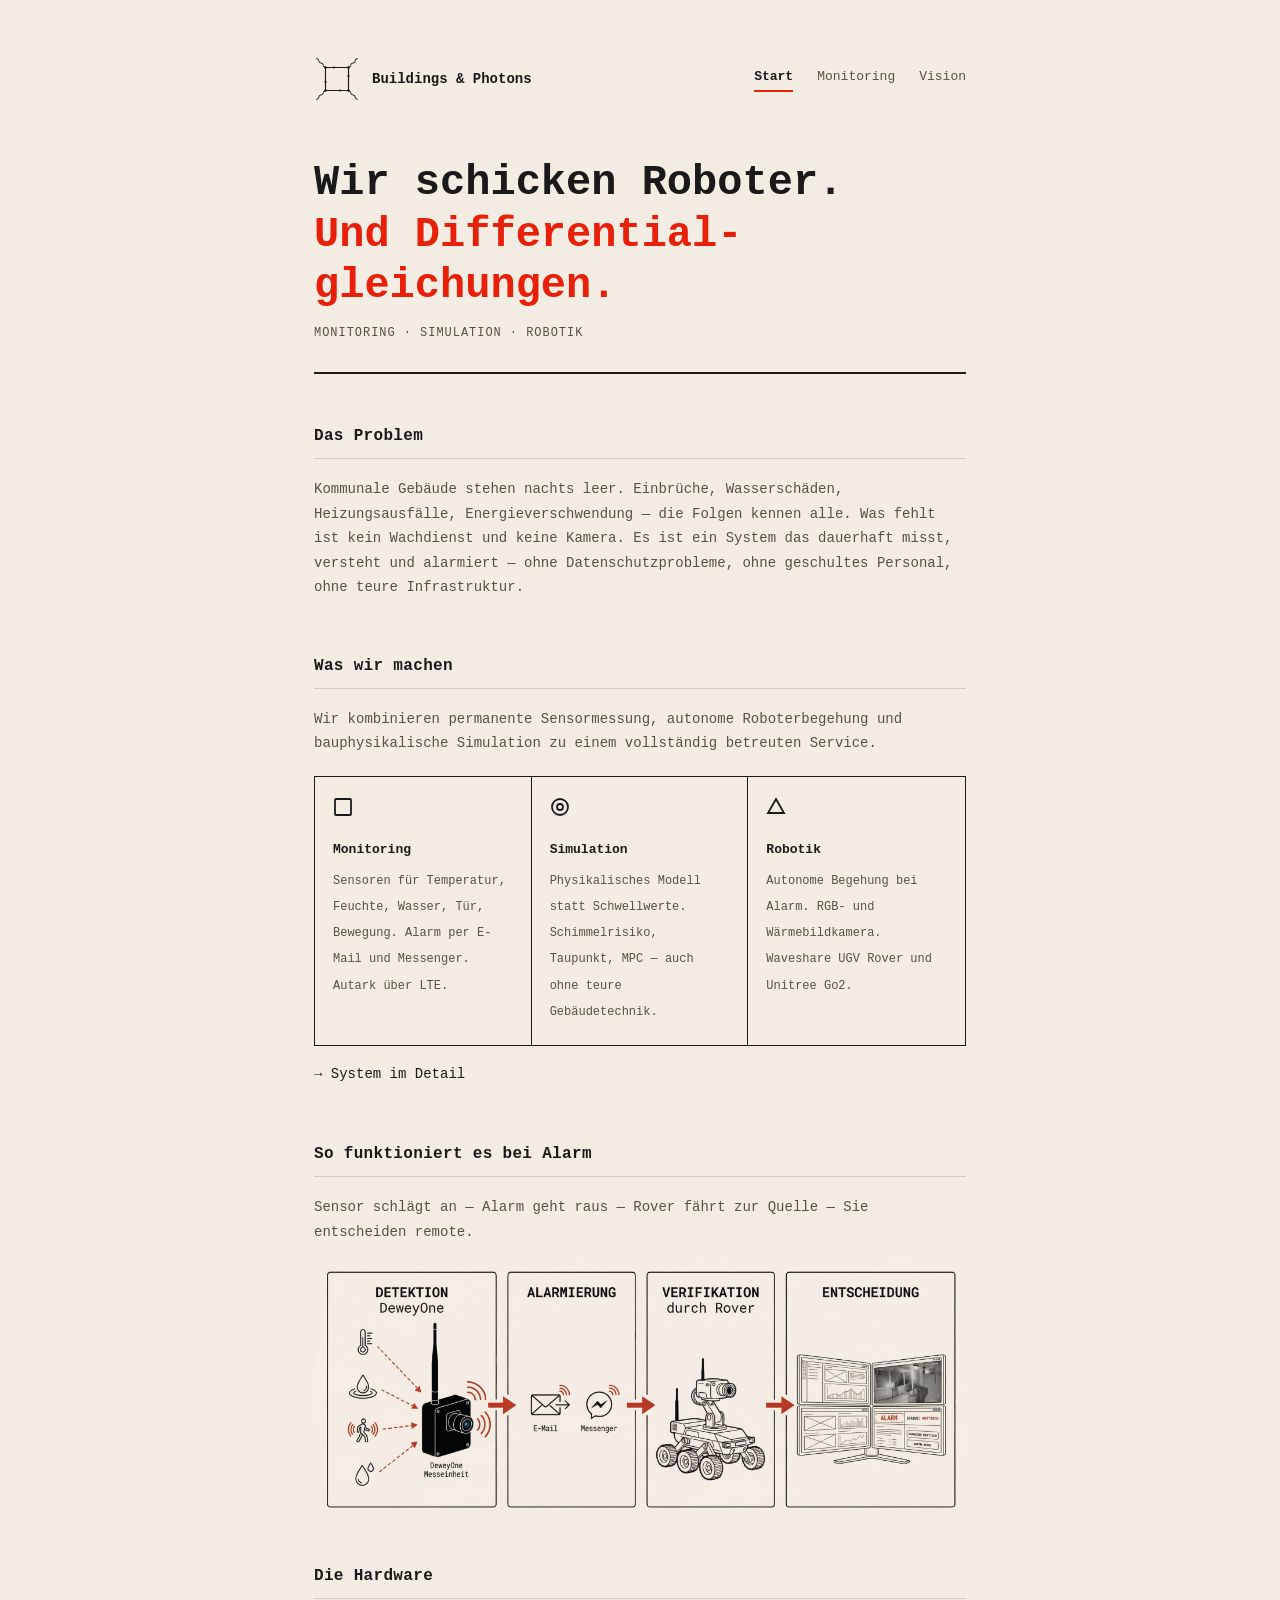
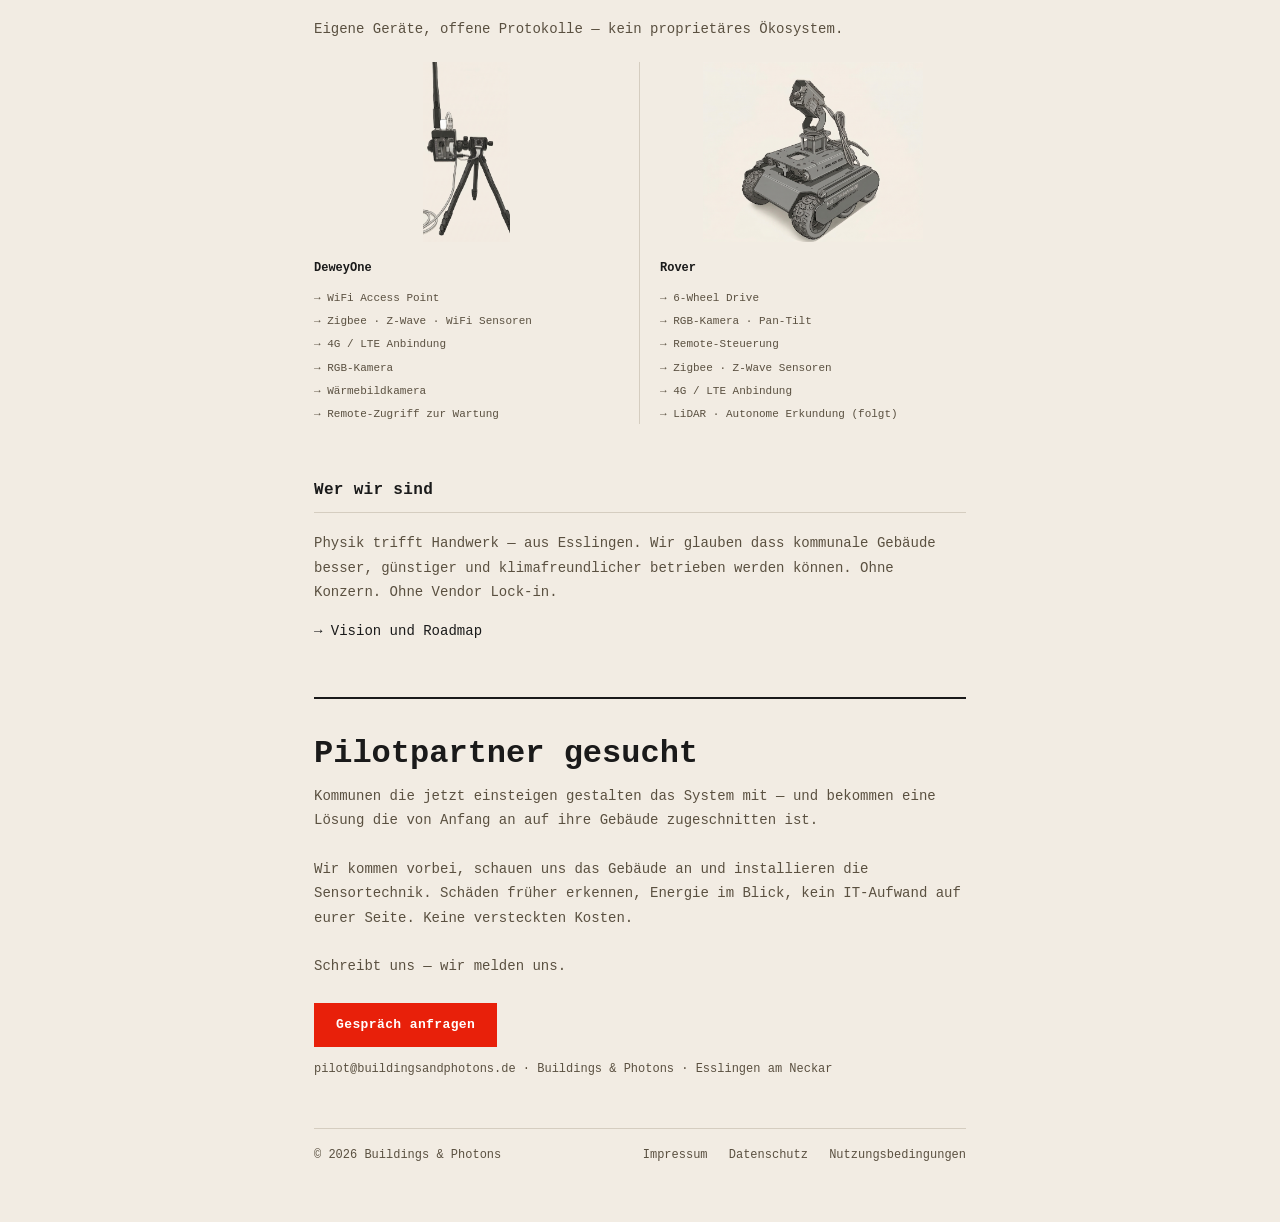
<file: index.html>
<!DOCTYPE html>
<html lang="de">
<head>
    <meta charset="UTF-8">
    <meta name="viewport" content="width=device-width, initial-scale=1.0">
    <title>Buildings & Photons – Gebäudemonitoring als Service</title>
    <meta name="description" content="Monitoring, Simulation und Robotik für kommunale Gebäude. Wir schicken Roboter. Und Differentialgleichungen.">
    <link rel="icon" type="image/svg+xml" href="favicon.svg">
    <link rel="stylesheet" href="styles.css">
</head>
<body>
<main>
<nav>
        <a class="brand" href="index.html">
            <svg viewBox="-14 -14 88 88" width="46" height="46" fill="none" xmlns="http://www.w3.org/2000/svg">
                <defs>
                    <marker id="ma" viewBox="0 0 10 10" refX="8" refY="5" markerWidth="4" markerHeight="4" orient="auto-start-reverse">
                        <path d="M2 1L8 5L2 9" fill="none" stroke="#1a1a1a" stroke-width="1.5" stroke-linecap="round" stroke-linejoin="round"/>
                    </marker>
                </defs>
                <rect x="8" y="8" width="44" height="44" rx="1" stroke="#1a1a1a" stroke-width="2.2" fill="none"/>
                <line x1="15" y1="8" x2="27" y2="8" stroke="#1a1a1a" stroke-width="1.8" marker-end="url(#ma)"/>
                <line x1="52" y1="15" x2="52" y2="27" stroke="#1a1a1a" stroke-width="1.8" marker-end="url(#ma)"/>
                <line x1="45" y1="52" x2="33" y2="52" stroke="#1a1a1a" stroke-width="1.8" marker-end="url(#ma)"/>
                <line x1="8" y1="45" x2="8" y2="33" stroke="#1a1a1a" stroke-width="1.8" marker-end="url(#ma)"/>
                <circle cx="8" cy="8" r="2.5" fill="#1a1a1a"/>
                <circle cx="52" cy="8" r="2.5" fill="#1a1a1a"/>
                <circle cx="52" cy="52" r="2.5" fill="#1a1a1a"/>
                <circle cx="8" cy="52" r="2.5" fill="#1a1a1a"/>
                <path d="M8,8 q-3,-3 0,-6 q3,-3 0,-6 q-3,-3 0,-6 q3,-3 0,-6" stroke="#1a1a1a" stroke-width="1.8" stroke-linecap="round" fill="none" transform="rotate(-45,8,8)"/>
                <path d="M52,8 q3,-3 0,-6 q-3,-3 0,-6 q3,-3 0,-6 q-3,-3 0,-6" stroke="#1a1a1a" stroke-width="1.8" stroke-linecap="round" fill="none" transform="rotate(45,52,8)"/>
                <path d="M52,52 q3,3 0,6 q-3,3 0,6 q3,3 0,6 q-3,3 0,6" stroke="#1a1a1a" stroke-width="1.8" stroke-linecap="round" fill="none" transform="rotate(-45,52,52)"/>
                <path d="M8,52 q-3,3 0,6 q3,3 0,6 q-3,3 0,6 q3,3 0,6" stroke="#1a1a1a" stroke-width="1.8" stroke-linecap="round" fill="none" transform="rotate(45,8,52)"/>
            </svg>
            Buildings &amp; Photons
        </a>
        <div class="nav-links">
            <a href="index.html" class="active">Start</a>
            <a href="monitoring.html">Monitoring</a>
            <a href="vision.html">Vision</a>
        </div>
    </nav>

    <header>
        <h1>
            Wir schicken Roboter.
            <span class="second">Und Differential&shy;gleichungen.</span>
        </h1>
        <p class="subtitle">Monitoring &middot; Simulation &middot; Robotik</p>
    </header>

    <section>
        <h2>Das Problem</h2>
        <p class="muted">
            Kommunale Gebäude stehen nachts leer. Einbrüche, Wasserschäden,
            Heizungsausfälle, Energieverschwendung — die Folgen kennen alle.
            Was fehlt ist kein Wachdienst und keine Kamera. Es ist ein System
            das dauerhaft misst, versteht und alarmiert — ohne Datenschutzprobleme,
            ohne geschultes Personal, ohne teure Infrastruktur.
        </p>
    </section>

    <section>
        <h2>Was wir machen</h2>
        <p class="muted">Wir kombinieren permanente Sensormessung, autonome Roboterbegehung
        und bauphysikalische Simulation zu einem vollständig betreuten Service.</p>
        <div class="features">
            <div class="feature">
                <span class="feature-symbol">
                    <svg width="20" height="20" viewBox="0 0 20 20" fill="none" stroke="#1a1a1a" stroke-width="1.8">
                        <rect x="2" y="2" width="16" height="16" rx="1"/>
                    </svg>
                </span>
                <span class="feature-title">Monitoring</span>
                <span class="feature-desc">Sensoren für Temperatur, Feuchte, Wasser, Tür, Bewegung. Alarm per E-Mail und Messenger. Autark über LTE.</span>
            </div>
            <div class="feature">
                <span class="feature-symbol">
                    <svg width="20" height="20" viewBox="0 0 20 20" fill="none" stroke="#1a1a1a" stroke-width="1.8">
                        <circle cx="10" cy="10" r="8"/>
                        <circle cx="10" cy="10" r="3"/>
                    </svg>
                </span>
                <span class="feature-title">Simulation</span>
                <span class="feature-desc">Physikalisches Modell statt Schwellwerte. Schimmelrisiko, Taupunkt, MPC — auch ohne teure Gebäudetechnik.</span>
            </div>
            <div class="feature">
                <span class="feature-symbol">
                    <svg width="20" height="20" viewBox="0 0 20 20" fill="none" stroke="#1a1a1a" stroke-width="1.8">
                        <polygon points="10,2 18,16 2,16"/>
                    </svg>
                </span>
                <span class="feature-title">Robotik</span>
                <span class="feature-desc">Autonome Begehung bei Alarm. RGB- und Wärmebildkamera. Waveshare UGV Rover und Unitree Go2.</span>
            </div>
        </div>
        <p style="margin-top: 16px;"><a href="monitoring.html" style="color: var(--text); font-size: 14px;">→ System im Detail</a></p>
    </section>

    <section>
        <h2>So funktioniert es bei Alarm</h2>
        <p class="muted" style="margin-bottom: 16px;">Sensor schlägt an — Alarm geht raus — Rover fährt zur Quelle — Sie entscheiden remote.</p>
        <img src="reaktionskette.png" alt="Reaktionskette bei Alarm: Detektion, Alarmierung, Verifikation durch Rover, Entscheidung" style="width: 100%; height: auto; display: block; max-width: 100%;"/>
    </section>

    <section>
        <h2>Die Hardware</h2>
        <p class="muted" style="margin-bottom: 20px;">Eigene Geräte, offene Protokolle — kein proprietäres Ökosystem.</p>
        <div style="display: grid; grid-template-columns: 1fr 1fr; gap: 0;">
            <div style="padding: 0 20px 0 0; display: flex; flex-direction: column; border-right: 1px solid var(--border);">
                <img src="dewey_unit.png" alt="DeweyOne Messeinheit" style="width: 100%; height: 180px; object-fit: contain; display: block; margin-bottom: 16px;"/>
                <p style="font-size: 12px; font-weight: bold; margin-bottom: 10px;">DeweyOne</p>
                <p style="font-size: 11px; color: var(--muted); margin-bottom: 4px;">→ WiFi Access Point</p>
                <p style="font-size: 11px; color: var(--muted); margin-bottom: 4px;">→ Zigbee · Z-Wave · WiFi Sensoren</p>
                <p style="font-size: 11px; color: var(--muted); margin-bottom: 4px;">→ 4G / LTE Anbindung</p>
                <p style="font-size: 11px; color: var(--muted); margin-bottom: 4px;">→ RGB-Kamera</p>
                <p style="font-size: 11px; color: var(--muted); margin-bottom: 4px;">→ Wärmebildkamera</p>
                <p style="font-size: 11px; color: var(--muted); margin-bottom: 0;">→ Remote-Zugriff zur Wartung</p>
            </div>
            <div style="padding: 0 0 0 20px; display: flex; flex-direction: column;">
                <img src="rover.png" alt="Rover" style="width: 100%; height: 180px; object-fit: contain; display: block; margin-bottom: 16px;"/>
                <p style="font-size: 12px; font-weight: bold; margin-bottom: 10px;">Rover</p>
                <p style="font-size: 11px; color: var(--muted); margin-bottom: 4px;">→ 6-Wheel Drive</p>
                <p style="font-size: 11px; color: var(--muted); margin-bottom: 4px;">→ RGB-Kamera · Pan-Tilt</p>
                <p style="font-size: 11px; color: var(--muted); margin-bottom: 4px;">→ Remote-Steuerung</p>
                <p style="font-size: 11px; color: var(--muted); margin-bottom: 4px;">→ Zigbee · Z-Wave Sensoren</p>
                <p style="font-size: 11px; color: var(--muted); margin-bottom: 4px;">→ 4G / LTE Anbindung</p>
                <p style="font-size: 11px; color: var(--muted); margin-bottom: 0;">→ LiDAR · Autonome Erkundung (folgt)</p>
            </div>
        </div>
    </section>

    <section>
        <h2>Wer wir sind</h2>
        <p class="muted">
            Physik trifft Handwerk — aus Esslingen. Wir glauben dass kommunale Gebäude
            besser, günstiger und klimafreundlicher betrieben werden können.
            Ohne Konzern. Ohne Vendor Lock-in.
        </p>
        <p style="margin-top: 12px;"><a href="vision.html" style="color: var(--text); font-size: 14px;">→ Vision und Roadmap</a></p>
    </section>

    <div class="cta-block">
        <p class="cta-title">Pilotpartner gesucht</p>
        <p class="cta-sub">
            Kommunen die jetzt einsteigen gestalten das System mit — und bekommen
            eine Lösung die von Anfang an auf ihre Gebäude zugeschnitten ist.
        </p>
        <p class="cta-sub">
            Wir kommen vorbei, schauen uns das Gebäude an und installieren die
            Sensortechnik. Schäden früher erkennen, Energie im Blick, kein
            IT-Aufwand auf eurer Seite. Keine versteckten Kosten.
        </p>
        <p class="cta-sub">Schreibt uns — wir melden uns.</p>
        <a class="cta-btn" href="mailto:pilot@buildingsandphotons.de">Gespräch anfragen</a>
        <p class="cta-small">pilot@buildingsandphotons.de &middot; Buildings &amp; Photons &middot; Esslingen am Neckar</p>
    </div>

    <footer>
        <span>&copy; 2026 Buildings &amp; Photons</span>
        <div>
            <a href="impressum.html">Impressum</a>
            <a href="datenschutz.html">Datenschutz</a>
            <a href="nutzungsbedingungen.html">Nutzungsbedingungen</a>
        </div>
    </footer>
</main>
</body>
</html>
</file>
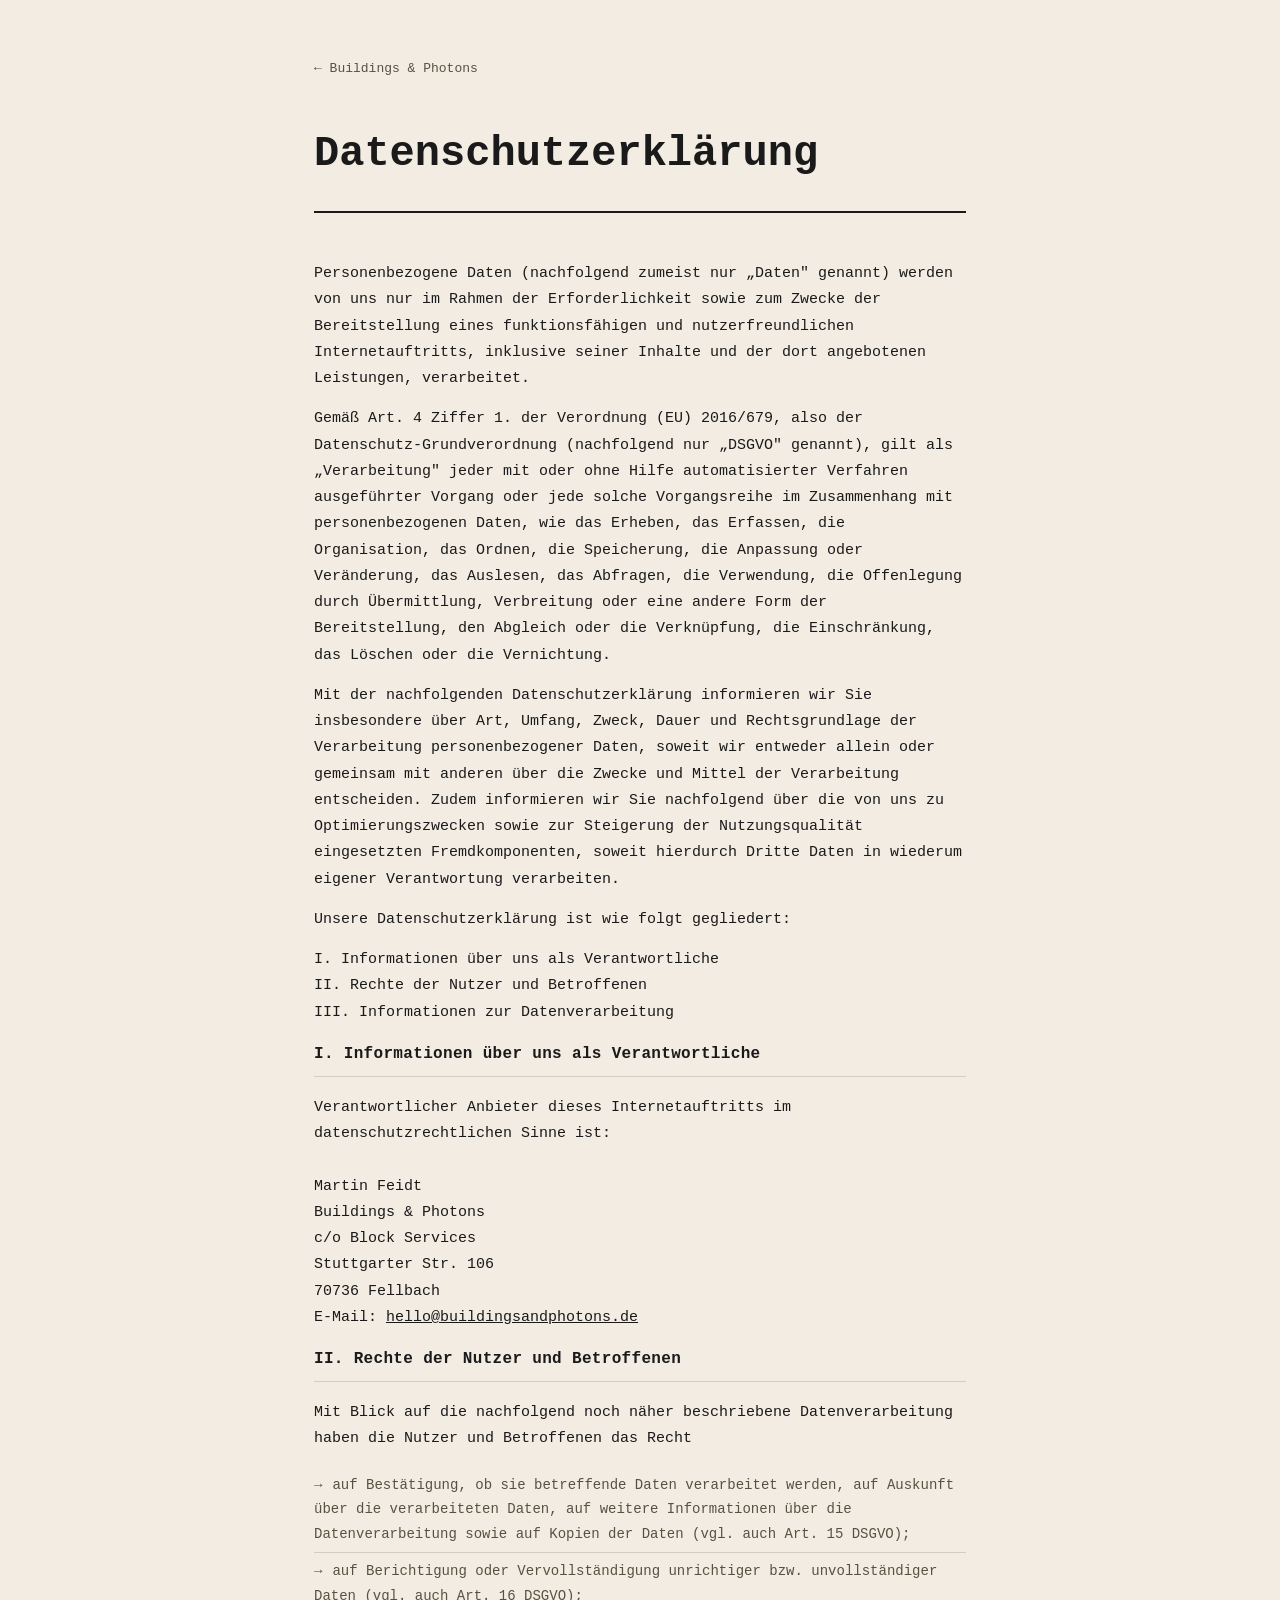
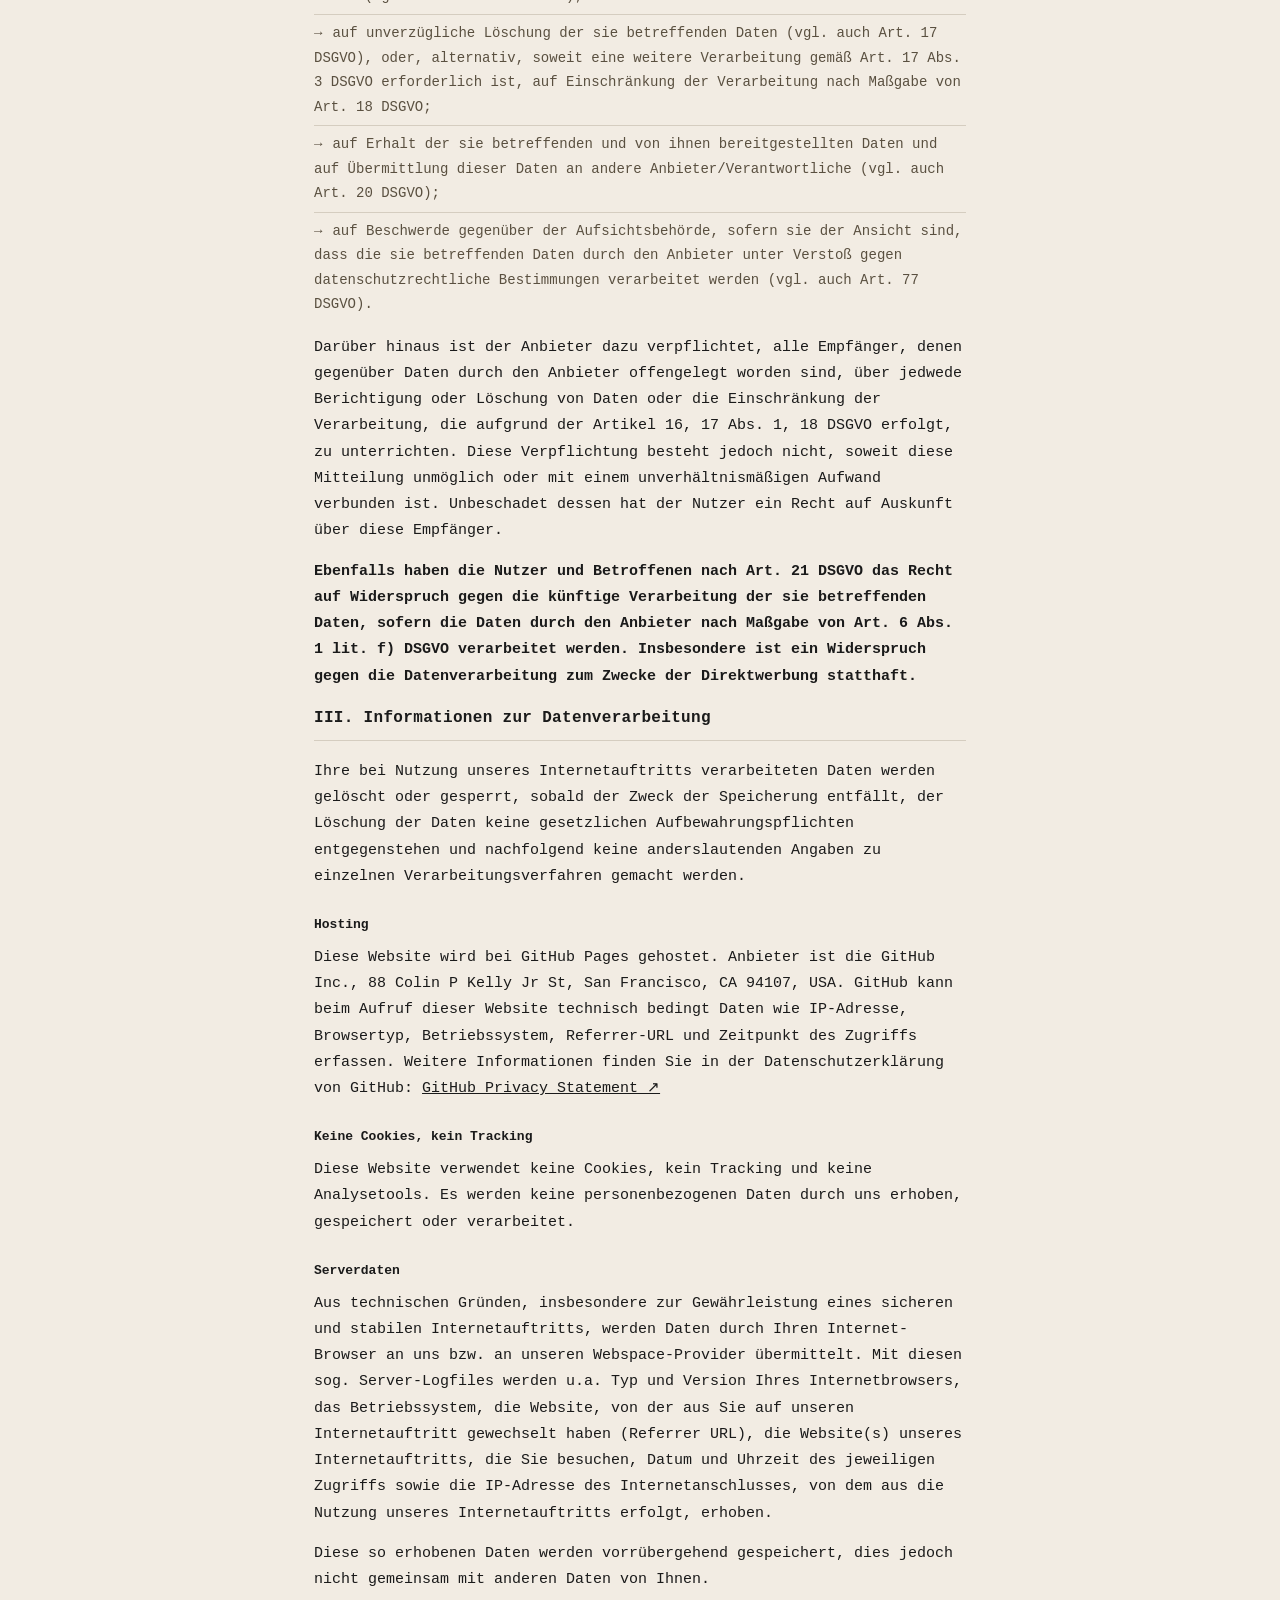
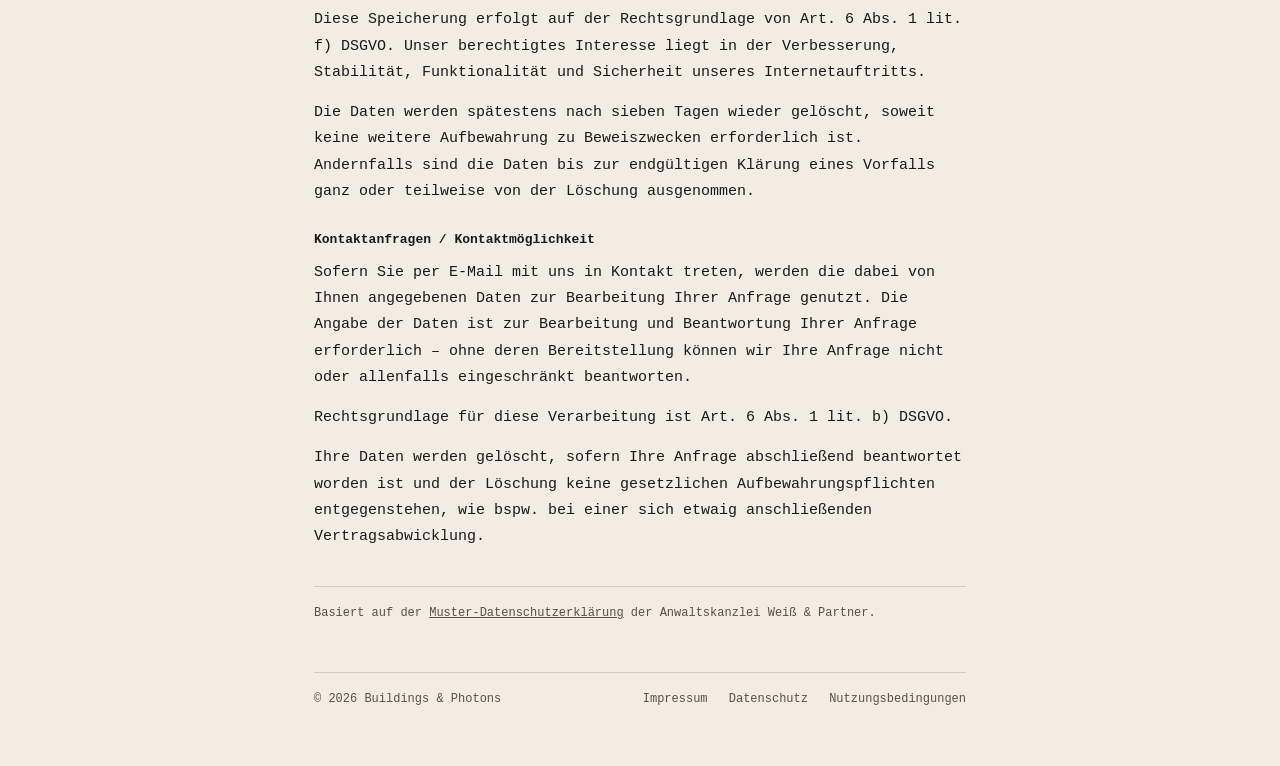
<file: datenschutz.html>
<!DOCTYPE html>
<html lang="de">
<head>
    <meta charset="UTF-8">
    <meta name="viewport" content="width=device-width, initial-scale=1.0">
    <title>Datenschutz – Buildings & Photons</title>
    <link rel="stylesheet" href="styles.css">
</head>
<body>
<main>
        <a class="back" href="index.html">← Buildings &amp; Photons</a>
    <header><h1>Datenschutzerklärung</h1></header>

    <p>
        Personenbezogene Daten (nachfolgend zumeist nur „Daten" genannt) werden von uns nur im Rahmen
        der Erforderlichkeit sowie zum Zwecke der Bereitstellung eines funktionsfähigen und
        nutzerfreundlichen Internetauftritts, inklusive seiner Inhalte und der dort angebotenen
        Leistungen, verarbeitet.
    </p>
    <p>
        Gemäß Art. 4 Ziffer 1. der Verordnung (EU) 2016/679, also der Datenschutz-Grundverordnung
        (nachfolgend nur „DSGVO" genannt), gilt als „Verarbeitung" jeder mit oder ohne Hilfe
        automatisierter Verfahren ausgeführter Vorgang oder jede solche Vorgangsreihe im Zusammenhang
        mit personenbezogenen Daten, wie das Erheben, das Erfassen, die Organisation, das Ordnen,
        die Speicherung, die Anpassung oder Veränderung, das Auslesen, das Abfragen, die Verwendung,
        die Offenlegung durch Übermittlung, Verbreitung oder eine andere Form der Bereitstellung,
        den Abgleich oder die Verknüpfung, die Einschränkung, das Löschen oder die Vernichtung.
    </p>
    <p>
        Mit der nachfolgenden Datenschutzerklärung informieren wir Sie insbesondere über Art, Umfang,
        Zweck, Dauer und Rechtsgrundlage der Verarbeitung personenbezogener Daten, soweit wir entweder
        allein oder gemeinsam mit anderen über die Zwecke und Mittel der Verarbeitung entscheiden.
        Zudem informieren wir Sie nachfolgend über die von uns zu Optimierungszwecken sowie zur
        Steigerung der Nutzungsqualität eingesetzten Fremdkomponenten, soweit hierdurch Dritte Daten
        in wiederum eigener Verantwortung verarbeiten.
    </p>
    <p>Unsere Datenschutzerklärung ist wie folgt gegliedert:</p>
    <p>
        I. Informationen über uns als Verantwortliche<br>
        II. Rechte der Nutzer und Betroffenen<br>
        III. Informationen zur Datenverarbeitung
    </p>

    <h2>I. Informationen über uns als Verantwortliche</h2>
    <p>
        Verantwortlicher Anbieter dieses Internetauftritts im datenschutzrechtlichen Sinne ist:<br><br>
        Martin Feidt<br>
        Buildings &amp; Photons<br>
        c/o Block Services<br>
        Stuttgarter Str. 106<br>
        70736 Fellbach<br>
        E-Mail: <a style="text-decoration:underline;" href="mailto:hello@buildingsandphotons.de">hello@buildingsandphotons.de</a>
    </p>

    <h2>II. Rechte der Nutzer und Betroffenen</h2>
    <p>Mit Blick auf die nachfolgend noch näher beschriebene Datenverarbeitung haben die Nutzer und Betroffenen das Recht</p>
    <ul>
        <li>auf Bestätigung, ob sie betreffende Daten verarbeitet werden, auf Auskunft über die verarbeiteten Daten, auf weitere Informationen über die Datenverarbeitung sowie auf Kopien der Daten (vgl. auch Art. 15 DSGVO);</li>
        <li>auf Berichtigung oder Vervollständigung unrichtiger bzw. unvollständiger Daten (vgl. auch Art. 16 DSGVO);</li>
        <li>auf unverzügliche Löschung der sie betreffenden Daten (vgl. auch Art. 17 DSGVO), oder, alternativ, soweit eine weitere Verarbeitung gemäß Art. 17 Abs. 3 DSGVO erforderlich ist, auf Einschränkung der Verarbeitung nach Maßgabe von Art. 18 DSGVO;</li>
        <li>auf Erhalt der sie betreffenden und von ihnen bereitgestellten Daten und auf Übermittlung dieser Daten an andere Anbieter/Verantwortliche (vgl. auch Art. 20 DSGVO);</li>
        <li>auf Beschwerde gegenüber der Aufsichtsbehörde, sofern sie der Ansicht sind, dass die sie betreffenden Daten durch den Anbieter unter Verstoß gegen datenschutzrechtliche Bestimmungen verarbeitet werden (vgl. auch Art. 77 DSGVO).</li>
    </ul>
    <p>
        Darüber hinaus ist der Anbieter dazu verpflichtet, alle Empfänger, denen gegenüber Daten durch
        den Anbieter offengelegt worden sind, über jedwede Berichtigung oder Löschung von Daten oder
        die Einschränkung der Verarbeitung, die aufgrund der Artikel 16, 17 Abs. 1, 18 DSGVO erfolgt,
        zu unterrichten. Diese Verpflichtung besteht jedoch nicht, soweit diese Mitteilung unmöglich
        oder mit einem unverhältnismäßigen Aufwand verbunden ist. Unbeschadet dessen hat der Nutzer
        ein Recht auf Auskunft über diese Empfänger.
    </p>
    <p>
        <strong>Ebenfalls haben die Nutzer und Betroffenen nach Art. 21 DSGVO das Recht auf Widerspruch
        gegen die künftige Verarbeitung der sie betreffenden Daten, sofern die Daten durch den Anbieter
        nach Maßgabe von Art. 6 Abs. 1 lit. f) DSGVO verarbeitet werden. Insbesondere ist ein
        Widerspruch gegen die Datenverarbeitung zum Zwecke der Direktwerbung statthaft.</strong>
    </p>

    <h2>III. Informationen zur Datenverarbeitung</h2>
    <p>
        Ihre bei Nutzung unseres Internetauftritts verarbeiteten Daten werden gelöscht oder gesperrt,
        sobald der Zweck der Speicherung entfällt, der Löschung der Daten keine gesetzlichen
        Aufbewahrungspflichten entgegenstehen und nachfolgend keine anderslautenden Angaben zu
        einzelnen Verarbeitungsverfahren gemacht werden.
    </p>

    <h3>Hosting</h3>
    <p>
        Diese Website wird bei GitHub Pages gehostet. Anbieter ist die GitHub Inc.,
        88 Colin P Kelly Jr St, San Francisco, CA 94107, USA. GitHub kann beim Aufruf
        dieser Website technisch bedingt Daten wie IP-Adresse, Browsertyp, Betriebssystem,
        Referrer-URL und Zeitpunkt des Zugriffs erfassen. Weitere Informationen finden Sie
        in der Datenschutzerklärung von GitHub:
        <a href="https://docs.github.com/en/site-policy/privacy-policies/github-privacy-statement" target="_blank" rel="noopener" style="text-decoration:underline;">GitHub Privacy Statement ↗</a>
    </p>

    <h3>Keine Cookies, kein Tracking</h3>
    <p>
        Diese Website verwendet keine Cookies, kein Tracking und keine Analysetools.
        Es werden keine personenbezogenen Daten durch uns erhoben, gespeichert oder verarbeitet.
    </p>

    <h3>Serverdaten</h3>
    <p>
        Aus technischen Gründen, insbesondere zur Gewährleistung eines sicheren und stabilen
        Internetauftritts, werden Daten durch Ihren Internet-Browser an uns bzw. an unseren
        Webspace-Provider übermittelt. Mit diesen sog. Server-Logfiles werden u.a. Typ und Version
        Ihres Internetbrowsers, das Betriebssystem, die Website, von der aus Sie auf unseren
        Internetauftritt gewechselt haben (Referrer URL), die Website(s) unseres Internetauftritts,
        die Sie besuchen, Datum und Uhrzeit des jeweiligen Zugriffs sowie die IP-Adresse des
        Internetanschlusses, von dem aus die Nutzung unseres Internetauftritts erfolgt, erhoben.
    </p>
    <p>Diese so erhobenen Daten werden vorrübergehend gespeichert, dies jedoch nicht gemeinsam mit anderen Daten von Ihnen.</p>
    <p>
        Diese Speicherung erfolgt auf der Rechtsgrundlage von Art. 6 Abs. 1 lit. f) DSGVO.
        Unser berechtigtes Interesse liegt in der Verbesserung, Stabilität, Funktionalität
        und Sicherheit unseres Internetauftritts.
    </p>
    <p>
        Die Daten werden spätestens nach sieben Tagen wieder gelöscht, soweit keine weitere
        Aufbewahrung zu Beweiszwecken erforderlich ist. Andernfalls sind die Daten bis zur
        endgültigen Klärung eines Vorfalls ganz oder teilweise von der Löschung ausgenommen.
    </p>

    <h3>Kontaktanfragen / Kontaktmöglichkeit</h3>
    <p>
        Sofern Sie per E-Mail mit uns in Kontakt treten, werden die dabei von Ihnen angegebenen
        Daten zur Bearbeitung Ihrer Anfrage genutzt. Die Angabe der Daten ist zur Bearbeitung
        und Beantwortung Ihrer Anfrage erforderlich – ohne deren Bereitstellung können wir Ihre
        Anfrage nicht oder allenfalls eingeschränkt beantworten.
    </p>
    <p>Rechtsgrundlage für diese Verarbeitung ist Art. 6 Abs. 1 lit. b) DSGVO.</p>
    <p>
        Ihre Daten werden gelöscht, sofern Ihre Anfrage abschließend beantwortet worden ist und
        der Löschung keine gesetzlichen Aufbewahrungspflichten entgegenstehen, wie bspw. bei einer
        sich etwaig anschließenden Vertragsabwicklung.
    </p>

<div class="meta">
        Basiert auf der <a href="https://www.ratgeberrecht.eu/datenschutz/datenschutzerklaerung-generator-dsgvo.html" target="_blank" rel="noopener">Muster-Datenschutzerklärung</a> der Anwaltskanzlei Weiß &amp; Partner.
    </div>

    <footer>
        <span>&copy; 2026 Buildings &amp; Photons</span>
        <div>
            <a href="impressum.html">Impressum</a>
            <a href="datenschutz.html">Datenschutz</a>
            <a href="nutzungsbedingungen.html">Nutzungsbedingungen</a>
        </div>
    </footer>
</main>
</body>
</html>
</file>
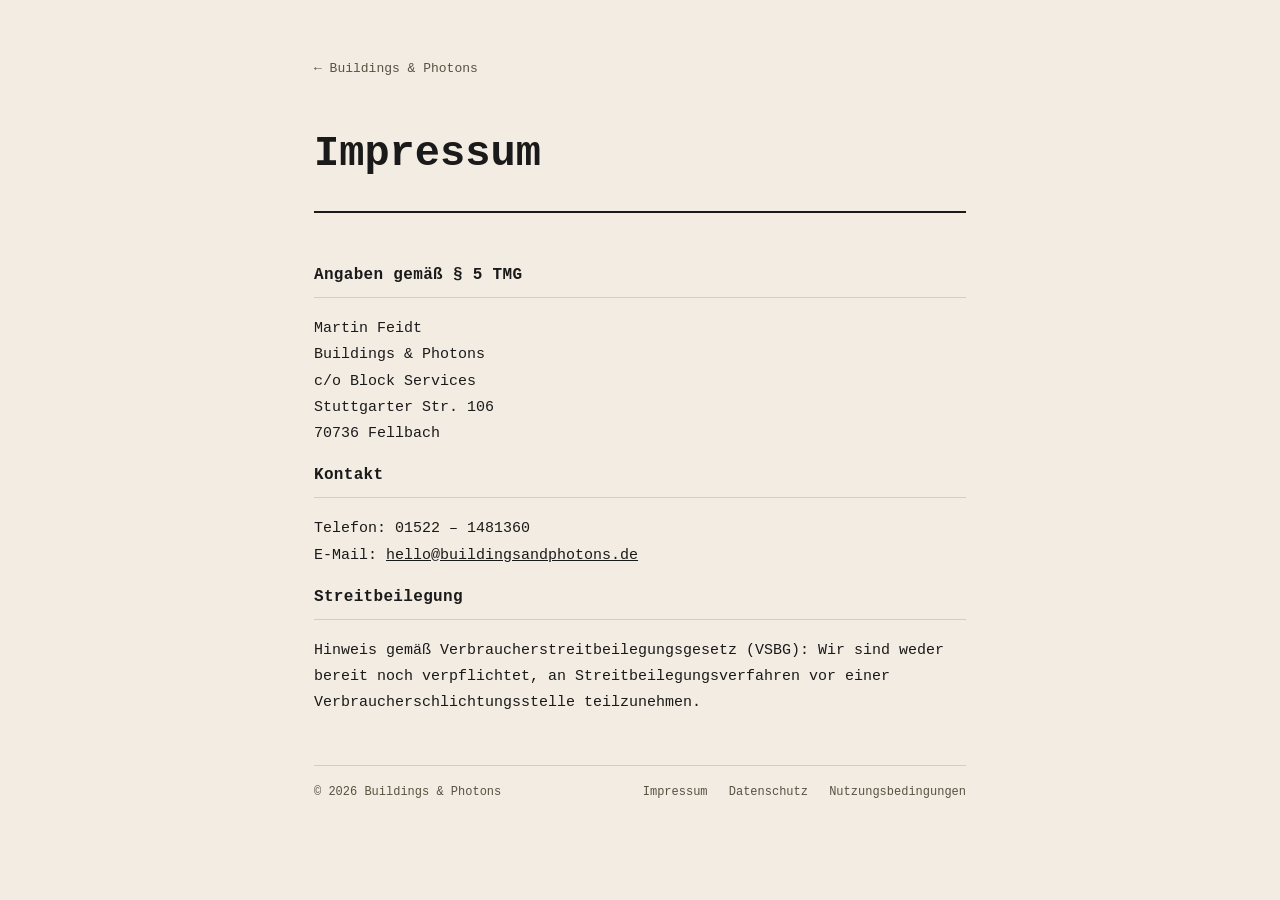
<file: impressum.html>
<!DOCTYPE html>
<html lang="de">
<head>
    <meta charset="UTF-8">
    <meta name="viewport" content="width=device-width, initial-scale=1.0">
    <title>Impressum – Buildings & Photons</title>
    <link rel="stylesheet" href="styles.css">
</head>
<body>
<main>
    <a class="back" href="index.html">← Buildings &amp; Photons</a>
    <header><h1>Impressum</h1></header>

    <h2>Angaben gemäß § 5 TMG</h2>
    <p>
        Martin Feidt<br>
        Buildings &amp; Photons<br>
        c/o Block Services<br>
        Stuttgarter Str. 106<br>
        70736 Fellbach
    </p>

    <h2>Kontakt</h2>
    <p>
        Telefon: 01522 – 1481360<br>
        E-Mail: <a class="mail" href="mailto:hello@buildingsandphotons.de">hello@buildingsandphotons.de</a>
    </p>

    <h2>Streitbeilegung</h2>
    <p>
        Hinweis gemäß Verbraucherstreitbeilegungsgesetz (VSBG): Wir sind weder bereit
        noch verpflichtet, an Streitbeilegungsverfahren vor einer
        Verbraucherschlichtungsstelle teilzunehmen.
    </p>

    <footer>
        <span>&copy; 2026 Buildings &amp; Photons</span>
        <div>
            <a href="impressum.html">Impressum</a>
            <a href="datenschutz.html">Datenschutz</a>
            <a href="nutzungsbedingungen.html">Nutzungsbedingungen</a>
        </div>
    </footer>
</main>
</body>
</html>
</file>
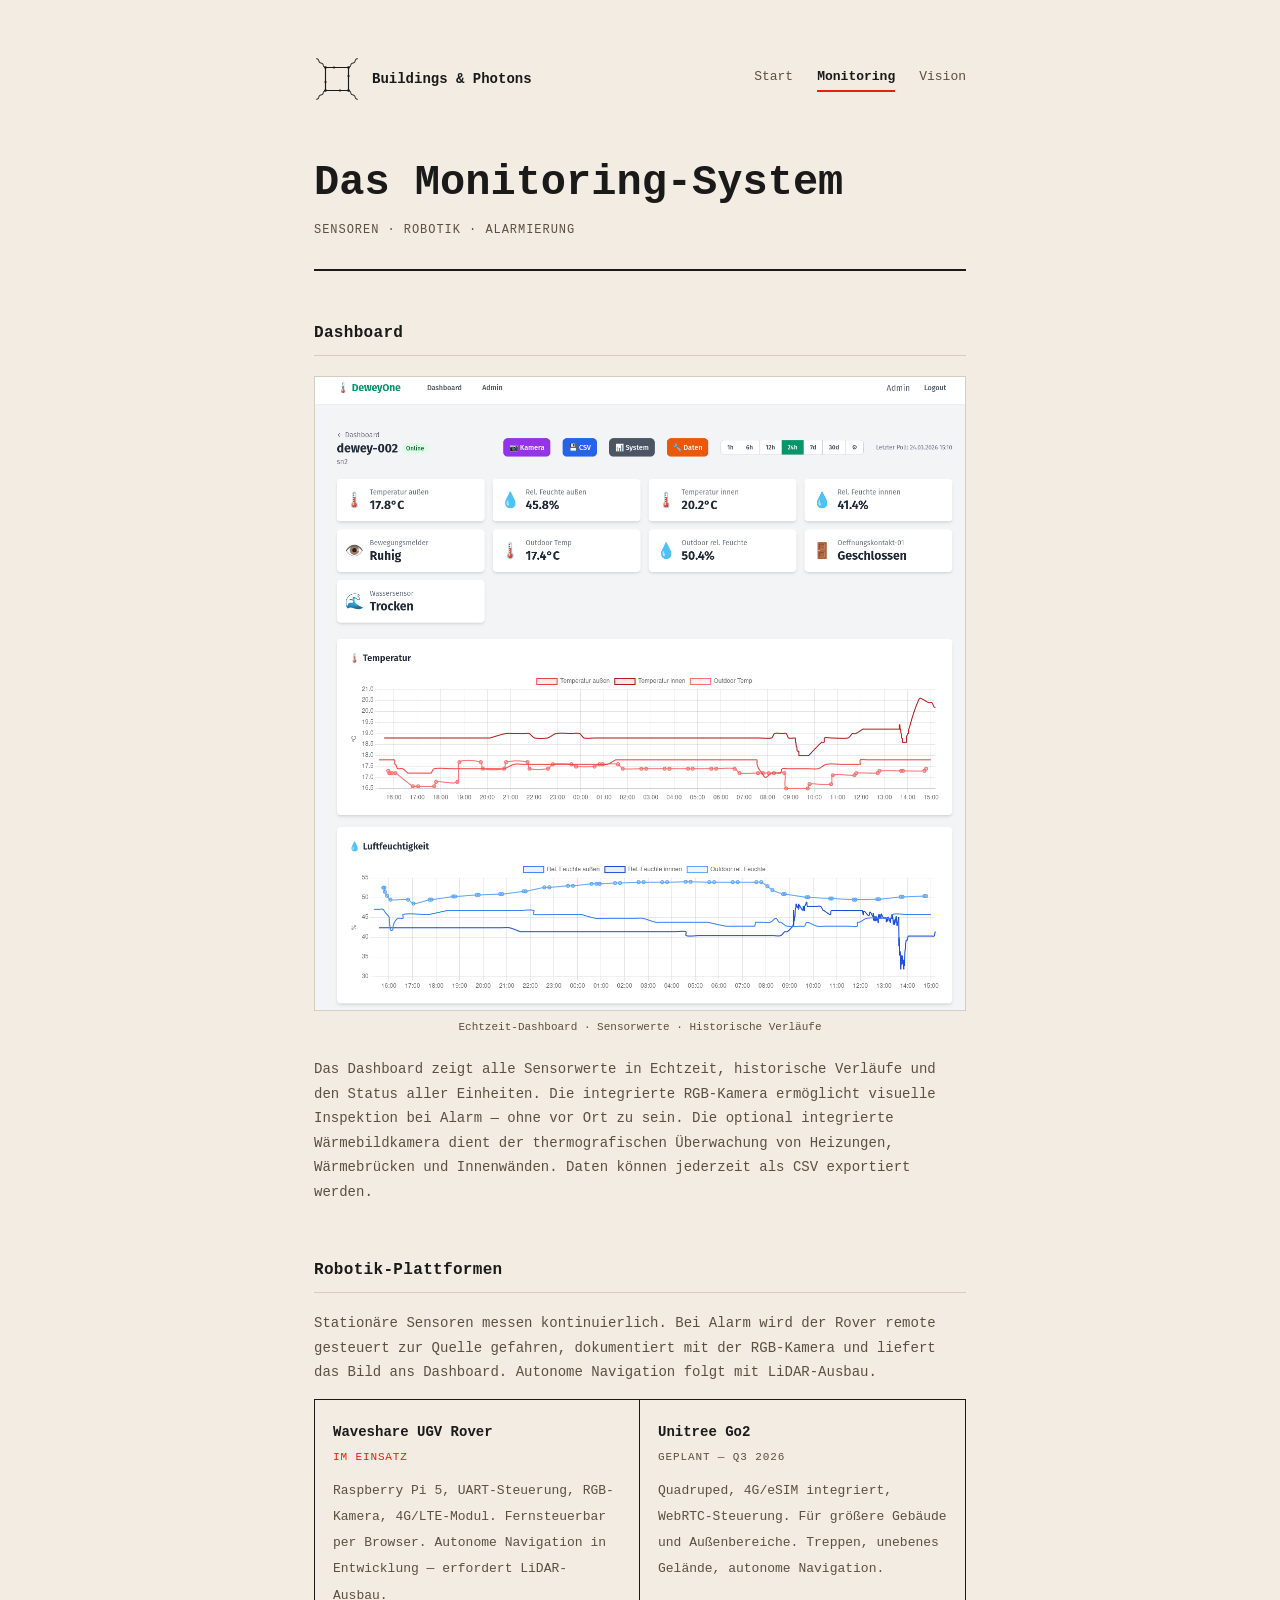
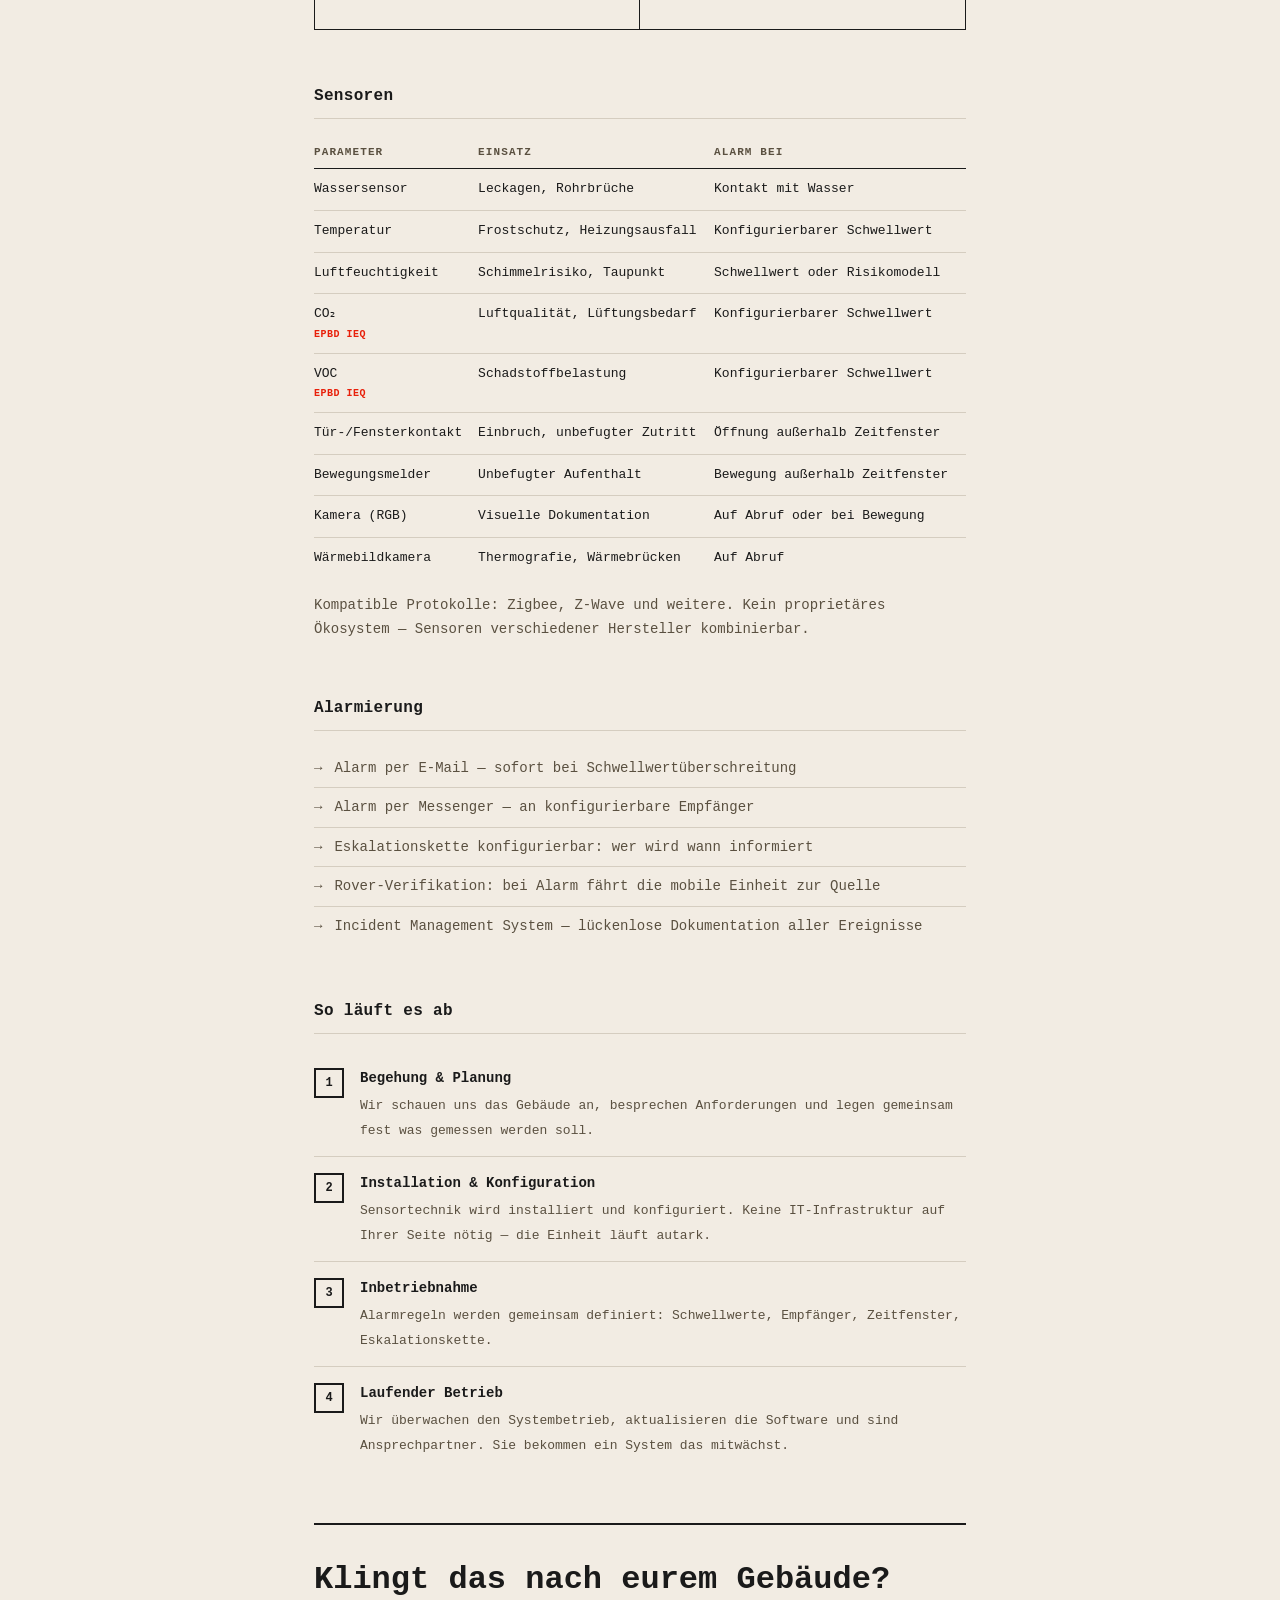
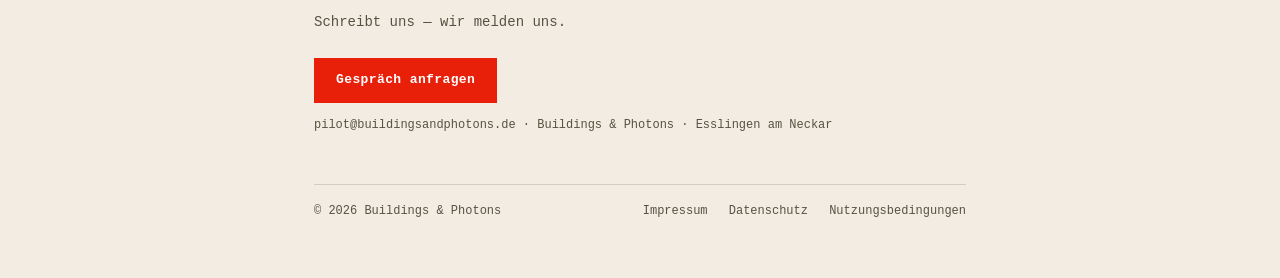
<file: monitoring.html>
<!DOCTYPE html>
<html lang="de">
<head>
    <meta charset="UTF-8">
    <meta name="viewport" content="width=device-width, initial-scale=1.0">
    <title>Monitoring – Buildings & Photons</title>
    <meta name="description" content="Das Monitoring-System im Detail: Architektur, Sensoren, Robotik-Plattformen, Dashboard, Alarmierung.">
    <link rel="icon" type="image/svg+xml" href="favicon.svg">
    <link rel="stylesheet" href="styles.css">
</head>
<body>
<main>

    <nav>
        <a class="brand" href="index.html">
            <svg viewBox="-14 -14 88 88" width="46" height="46" fill="none" xmlns="http://www.w3.org/2000/svg">
                <defs>
                    <marker id="ma" viewBox="0 0 10 10" refX="8" refY="5" markerWidth="4" markerHeight="4" orient="auto-start-reverse">
                        <path d="M2 1L8 5L2 9" fill="none" stroke="#1a1a1a" stroke-width="1.5" stroke-linecap="round" stroke-linejoin="round"/>
                    </marker>
                </defs>
                <rect x="8" y="8" width="44" height="44" rx="1" stroke="#1a1a1a" stroke-width="2.2" fill="none"/>
                <line x1="15" y1="8" x2="27" y2="8" stroke="#1a1a1a" stroke-width="1.8" marker-end="url(#ma)"/>
                <line x1="52" y1="15" x2="52" y2="27" stroke="#1a1a1a" stroke-width="1.8" marker-end="url(#ma)"/>
                <line x1="45" y1="52" x2="33" y2="52" stroke="#1a1a1a" stroke-width="1.8" marker-end="url(#ma)"/>
                <line x1="8" y1="45" x2="8" y2="33" stroke="#1a1a1a" stroke-width="1.8" marker-end="url(#ma)"/>
                <circle cx="8" cy="8" r="2.5" fill="#1a1a1a"/>
                <circle cx="52" cy="8" r="2.5" fill="#1a1a1a"/>
                <circle cx="52" cy="52" r="2.5" fill="#1a1a1a"/>
                <circle cx="8" cy="52" r="2.5" fill="#1a1a1a"/>
                <path d="M8,8 q-3,-3 0,-6 q3,-3 0,-6 q-3,-3 0,-6 q3,-3 0,-6" stroke="#1a1a1a" stroke-width="1.8" stroke-linecap="round" fill="none" transform="rotate(-45,8,8)"/>
                <path d="M52,8 q3,-3 0,-6 q-3,-3 0,-6 q3,-3 0,-6 q-3,-3 0,-6" stroke="#1a1a1a" stroke-width="1.8" stroke-linecap="round" fill="none" transform="rotate(45,52,8)"/>
                <path d="M52,52 q3,3 0,6 q-3,3 0,6 q3,3 0,6 q-3,3 0,6" stroke="#1a1a1a" stroke-width="1.8" stroke-linecap="round" fill="none" transform="rotate(-45,52,52)"/>
                <path d="M8,52 q-3,3 0,6 q3,3 0,6 q-3,3 0,6 q3,3 0,6" stroke="#1a1a1a" stroke-width="1.8" stroke-linecap="round" fill="none" transform="rotate(45,8,52)"/>
            </svg>
            Buildings &amp; Photons
        </a>
        <div class="nav-links">
            <a href="index.html">Start</a>
            <a href="monitoring.html" class="active">Monitoring</a>
            <a href="vision.html">Vision</a>
        </div>
    </nav>

    <header>
        <h1>Das Monitoring-System</h1>
        <p class="subtitle">Sensoren &middot; Robotik &middot; Alarmierung</p>
    </header>

    <section>
        <h2>Dashboard</h2>
        <div class="img-block">
            <img src="dashboard_sensors.png" alt="Buildings & Photons Dashboard mit Echtzeitdaten und Sensorwerten">
            <p>Echtzeit-Dashboard &middot; Sensorwerte &middot; Historische Verläufe</p>
        </div>
        <p class="muted">
            Das Dashboard zeigt alle Sensorwerte in Echtzeit, historische Verläufe
            und den Status aller Einheiten. Die integrierte RGB-Kamera ermöglicht
            visuelle Inspektion bei Alarm — ohne vor Ort zu sein.
            Die optional integrierte Wärmebildkamera dient der thermografischen
            Überwachung von Heizungen, Wärmebrücken und Innenwänden.
            Daten können jederzeit als CSV exportiert werden.
        </p>
    </section>

    <section>
        <h2>Robotik-Plattformen</h2>
        <p class="muted">
            Stationäre Sensoren messen kontinuierlich. Bei Alarm wird der Rover
            remote gesteuert zur Quelle gefahren, dokumentiert mit der RGB-Kamera
            und liefert das Bild ans Dashboard. Autonome Navigation folgt mit LiDAR-Ausbau.
        </p>
        <div class="platform-grid">
            <div class="platform">
                <span class="platform-name">Waveshare UGV Rover</span>
                <span class="platform-status live">Im Einsatz</span>
                <span class="platform-desc">Raspberry Pi 5, UART-Steuerung, RGB-Kamera, 4G/LTE-Modul. Fernsteuerbar per Browser. Autonome Navigation in Entwicklung — erfordert LiDAR-Ausbau.</span>
            </div>
            <div class="platform">
                <span class="platform-name">Unitree Go2</span>
                <span class="platform-status">Geplant — Q3 2026</span>
                <span class="platform-desc">Quadruped, 4G/eSIM integriert, WebRTC-Steuerung. Für größere Gebäude und Außenbereiche. Treppen, unebenes Gelände, autonome Navigation.</span>
            </div>
        </div>
    </section>

    <section>
        <h2>Sensoren</h2>
        <table class="sensor-table">
            <thead>
                <tr>
                    <th>Parameter</th>
                    <th>Einsatz</th>
                    <th>Alarm bei</th>
                </tr>
            </thead>
            <tbody>
                <tr>
                    <td>Wassersensor</td>
                    <td>Leckagen, Rohrbrüche</td>
                    <td>Kontakt mit Wasser</td>
                </tr>
                <tr>
                    <td>Temperatur</td>
                    <td>Frostschutz, Heizungsausfall</td>
                    <td>Konfigurierbarer Schwellwert</td>
                </tr>
                <tr>
                    <td>Luftfeuchtigkeit</td>
                    <td>Schimmelrisiko, Taupunkt</td>
                    <td>Schwellwert oder Risikomodell</td>
                </tr>
                <tr>
                    <td>CO&#8322; <span class="epbd-tag">EPBD IEQ</span></td>
                    <td>Luftqualität, Lüftungsbedarf</td>
                    <td>Konfigurierbarer Schwellwert</td>
                </tr>
                <tr>
                    <td>VOC <span class="epbd-tag">EPBD IEQ</span></td>
                    <td>Schadstoffbelastung</td>
                    <td>Konfigurierbarer Schwellwert</td>
                </tr>
                <tr>
                    <td>Tür-/Fensterkontakt</td>
                    <td>Einbruch, unbefugter Zutritt</td>
                    <td>Öffnung außerhalb Zeitfenster</td>
                </tr>
                <tr>
                    <td>Bewegungsmelder</td>
                    <td>Unbefugter Aufenthalt</td>
                    <td>Bewegung außerhalb Zeitfenster</td>
                </tr>
                <tr>
                    <td>Kamera (RGB)</td>
                    <td>Visuelle Dokumentation</td>
                    <td>Auf Abruf oder bei Bewegung</td>
                </tr>
                <tr>
                    <td>Wärmebildkamera</td>
                    <td>Thermografie, Wärmebrücken</td>
                    <td>Auf Abruf</td>
                </tr>
            </tbody>
        </table>
        <p class="muted" style="margin-top: 14px;">
            Kompatible Protokolle: Zigbee, Z-Wave und weitere. Kein proprietäres Ökosystem — Sensoren verschiedener Hersteller kombinierbar.
        </p>
    </section>

    <section>
        <h2>Alarmierung</h2>
        <ul class="spec-list">
            <li>Alarm per E-Mail — sofort bei Schwellwertüberschreitung</li>
            <li>Alarm per Messenger — an konfigurierbare Empfänger</li>
            <li>Eskalationskette konfigurierbar: wer wird wann informiert</li>
            <li>Rover-Verifikation: bei Alarm fährt die mobile Einheit zur Quelle</li>
            <li>Incident Management System — lückenlose Dokumentation aller Ereignisse</li>
        </ul>
    </section>

    <section>
        <h2>So läuft es ab</h2>
        <ol class="service-steps">
            <li>
                <div>
                    <strong>Begehung &amp; Planung</strong>
                    <span>Wir schauen uns das Gebäude an, besprechen Anforderungen und legen gemeinsam fest was gemessen werden soll.</span>
                </div>
            </li>
            <li>
                <div>
                    <strong>Installation &amp; Konfiguration</strong>
                    <span>Sensortechnik wird installiert und konfiguriert. Keine IT-Infrastruktur auf Ihrer Seite nötig — die Einheit läuft autark.</span>
                </div>
            </li>
            <li>
                <div>
                    <strong>Inbetriebnahme</strong>
                    <span>Alarmregeln werden gemeinsam definiert: Schwellwerte, Empfänger, Zeitfenster, Eskalationskette.</span>
                </div>
            </li>
            <li>
                <div>
                    <strong>Laufender Betrieb</strong>
                    <span>Wir überwachen den Systembetrieb, aktualisieren die Software und sind Ansprechpartner. Sie bekommen ein System das mitwächst.</span>
                </div>
            </li>
        </ol>
    </section>


    <div class="cta-block">
        <p class="cta-title">Klingt das nach eurem Gebäude?</p>
        <p class="cta-sub">Schreibt uns — wir melden uns.</p>
        <a class="cta-btn" href="mailto:pilot@buildingsandphotons.de">Gespräch anfragen</a>
        <p class="cta-small">pilot@buildingsandphotons.de &middot; Buildings &amp; Photons &middot; Esslingen am Neckar</p>
    </div>

    <footer>
        <span>&copy; 2026 Buildings &amp; Photons</span>
        <div>
            <a href="impressum.html">Impressum</a>
            <a href="datenschutz.html">Datenschutz</a>
            <a href="nutzungsbedingungen.html">Nutzungsbedingungen</a>
        </div>
    </footer>

</main>
</body>
</html>
</file>
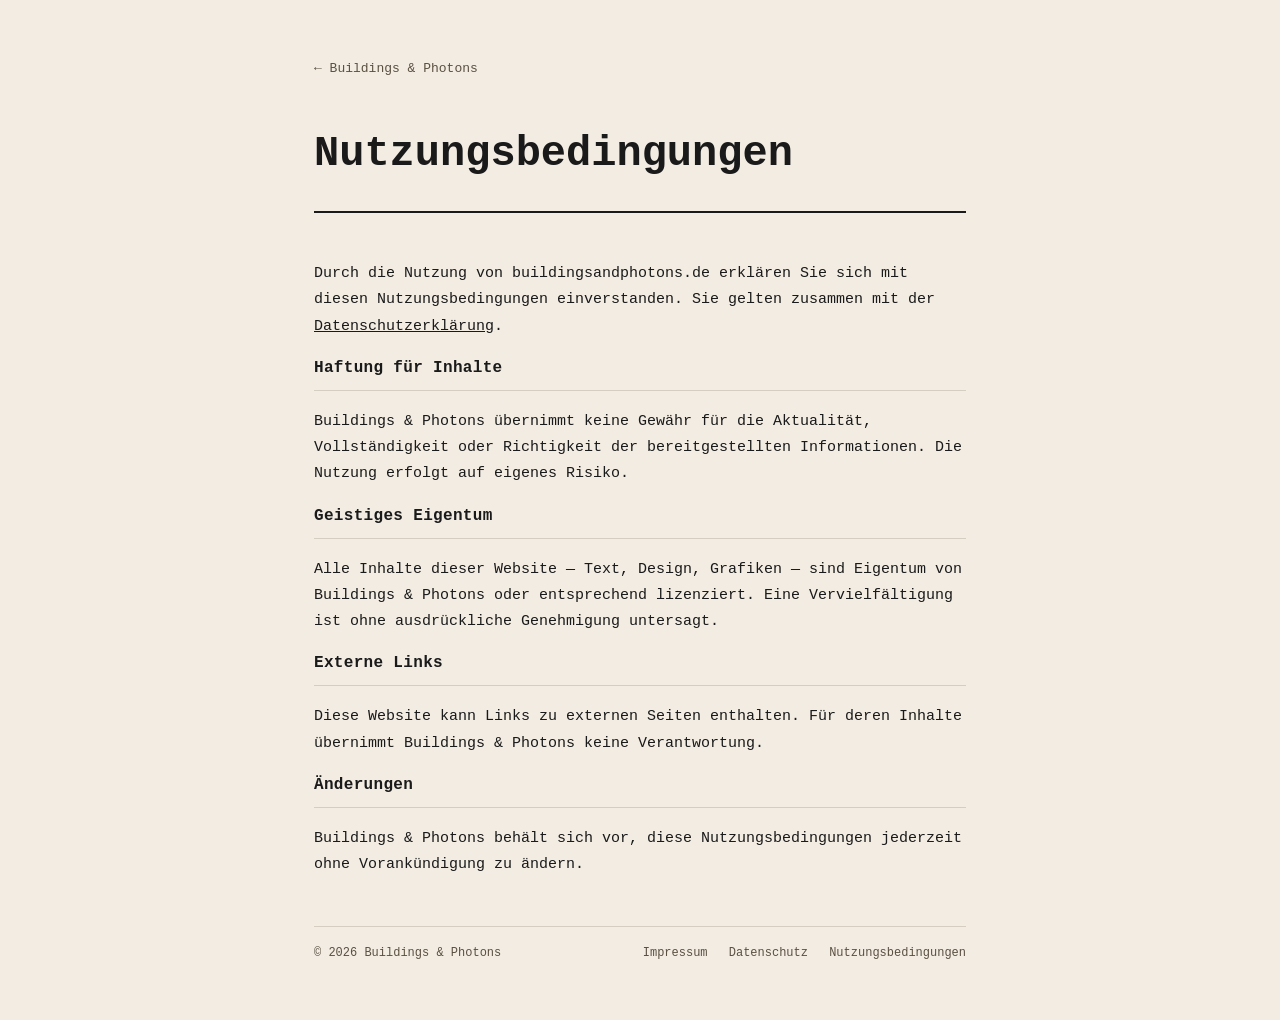
<file: nutzungsbedingungen.html>
<!DOCTYPE html>
<html lang="de">
<head>
    <meta charset="UTF-8">
    <meta name="viewport" content="width=device-width, initial-scale=1.0">
    <title>Nutzungsbedingungen – Buildings & Photons</title>
    <link rel="stylesheet" href="styles.css">
</head>
<body>
<main>
    <a class="back" href="index.html">← Buildings &amp; Photons</a>
    <header><h1>Nutzungsbedingungen</h1></header>

    <p>
        Durch die Nutzung von buildingsandphotons.de erklären Sie sich mit diesen
        Nutzungsbedingungen einverstanden. Sie gelten zusammen mit der
        <a href="datenschutz.html" style="text-decoration: underline;">Datenschutzerklärung</a>.
    </p>

    <h2>Haftung für Inhalte</h2>
    <p>
        Buildings &amp; Photons übernimmt keine Gewähr für die Aktualität, Vollständigkeit
        oder Richtigkeit der bereitgestellten Informationen. Die Nutzung erfolgt auf
        eigenes Risiko.
    </p>

    <h2>Geistiges Eigentum</h2>
    <p>
        Alle Inhalte dieser Website — Text, Design, Grafiken — sind Eigentum von
        Buildings &amp; Photons oder entsprechend lizenziert. Eine Vervielfältigung
        ist ohne ausdrückliche Genehmigung untersagt.
    </p>

    <h2>Externe Links</h2>
    <p>
        Diese Website kann Links zu externen Seiten enthalten. Für deren Inhalte
        übernimmt Buildings &amp; Photons keine Verantwortung.
    </p>

    <h2>Änderungen</h2>
    <p>
        Buildings &amp; Photons behält sich vor, diese Nutzungsbedingungen
        jederzeit ohne Vorankündigung zu ändern.
    </p>

    <footer>
        <span>&copy; 2026 Buildings &amp; Photons</span>
        <div>
            <a href="impressum.html">Impressum</a>
            <a href="datenschutz.html">Datenschutz</a>
            <a href="nutzungsbedingungen.html">Nutzungsbedingungen</a>
        </div>
    </footer>
</main>
</body>
</html>
</file>
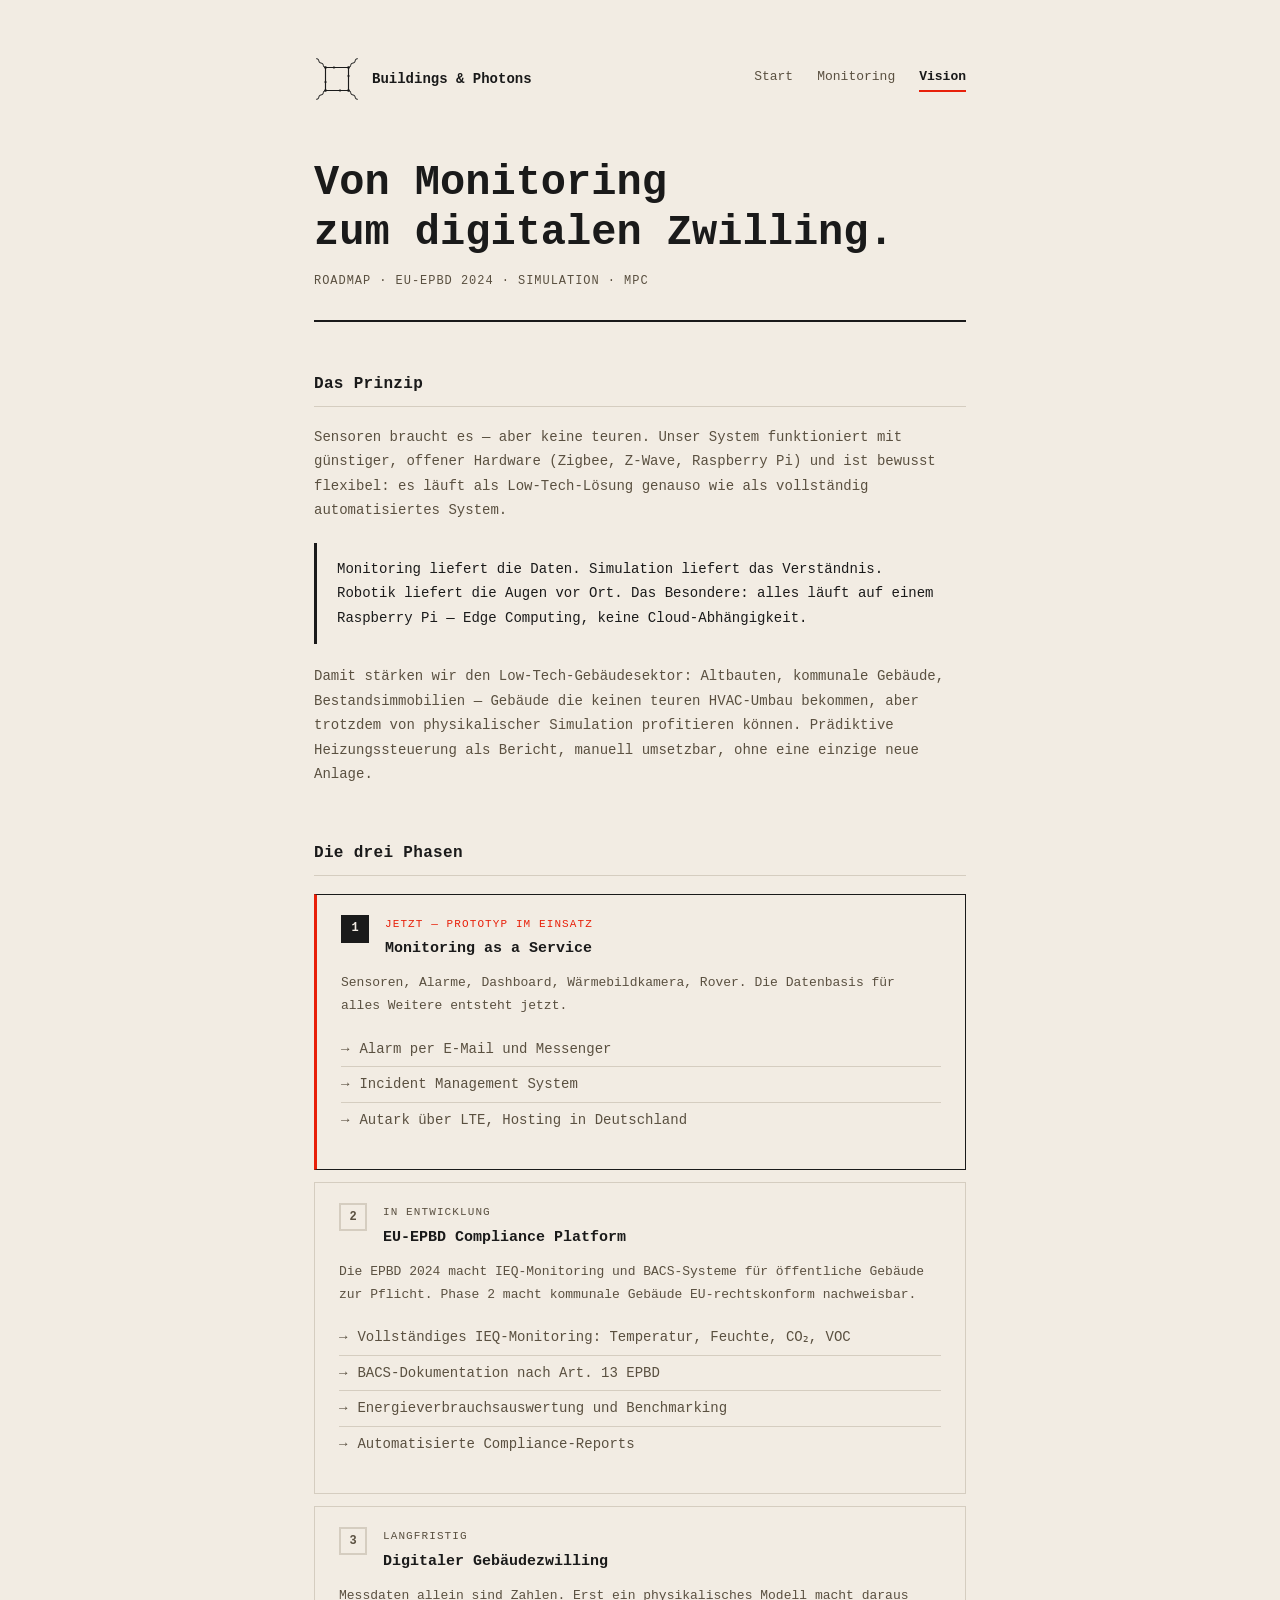
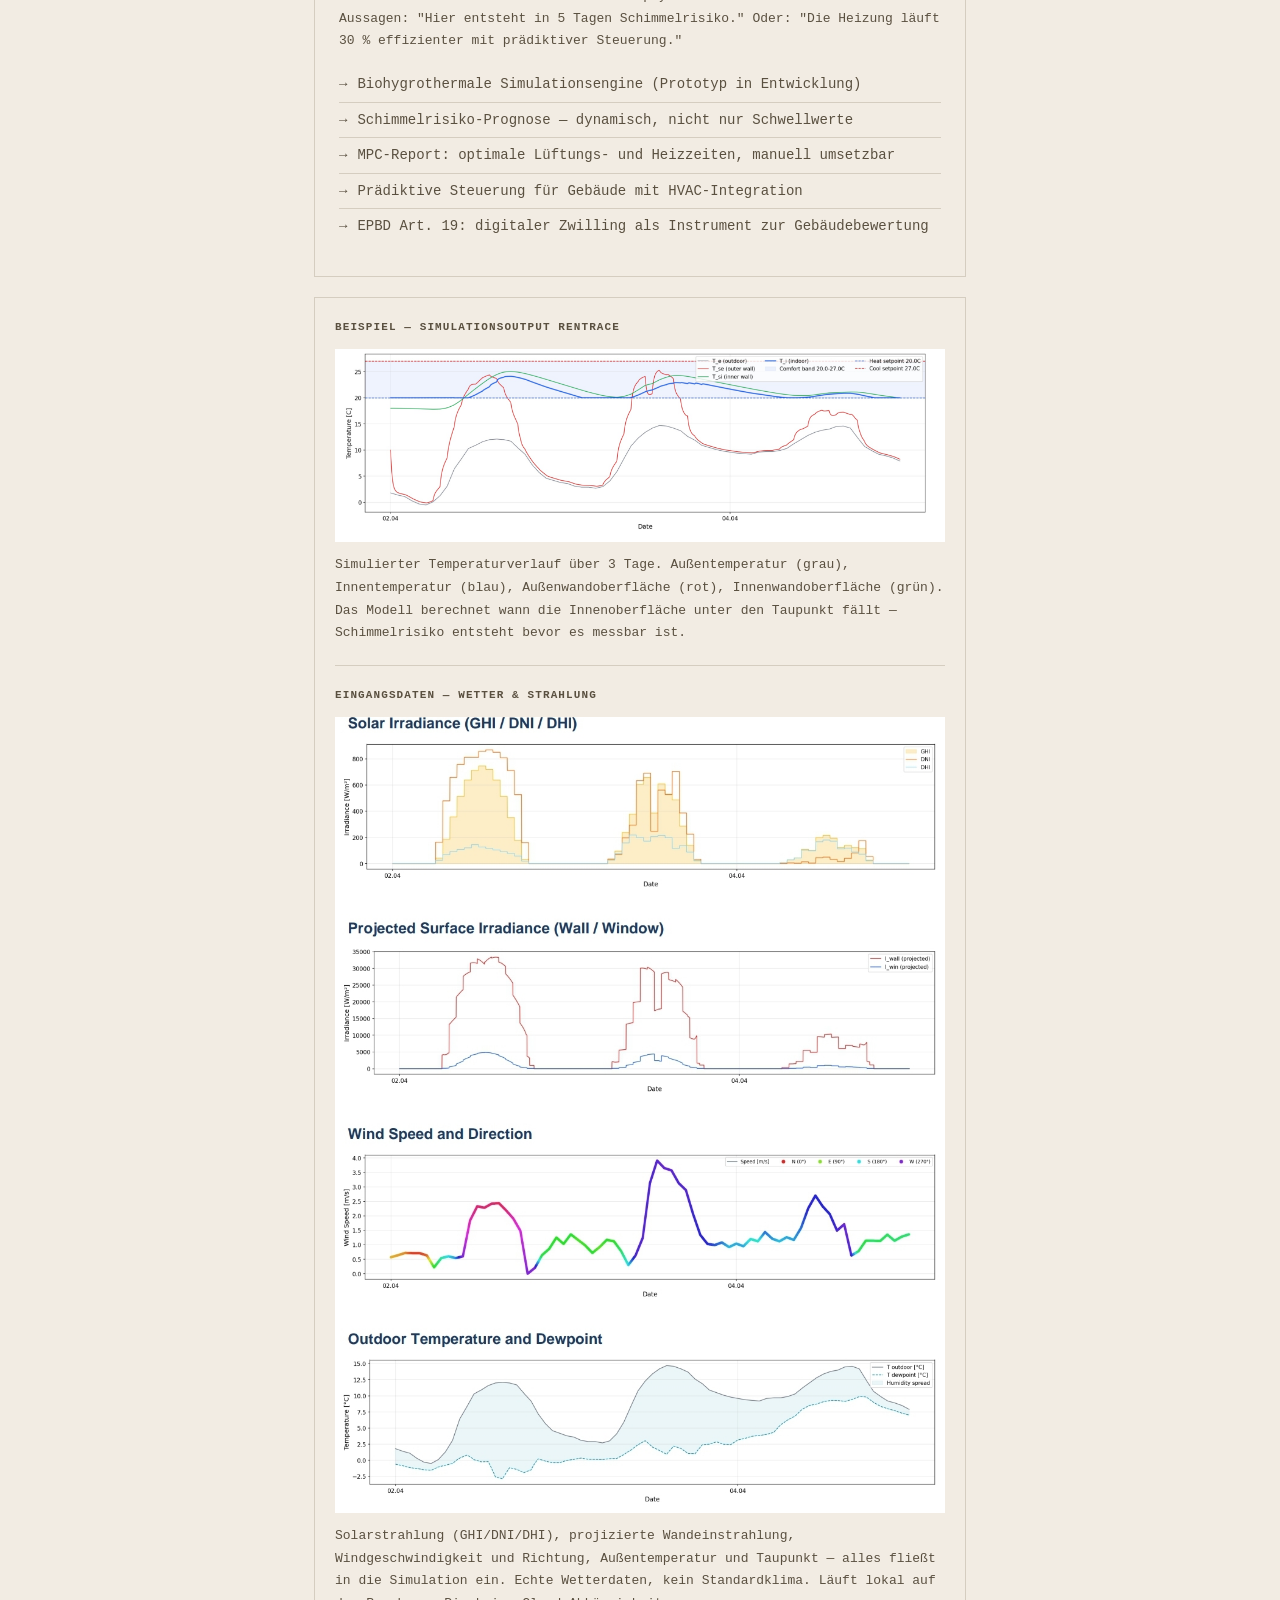
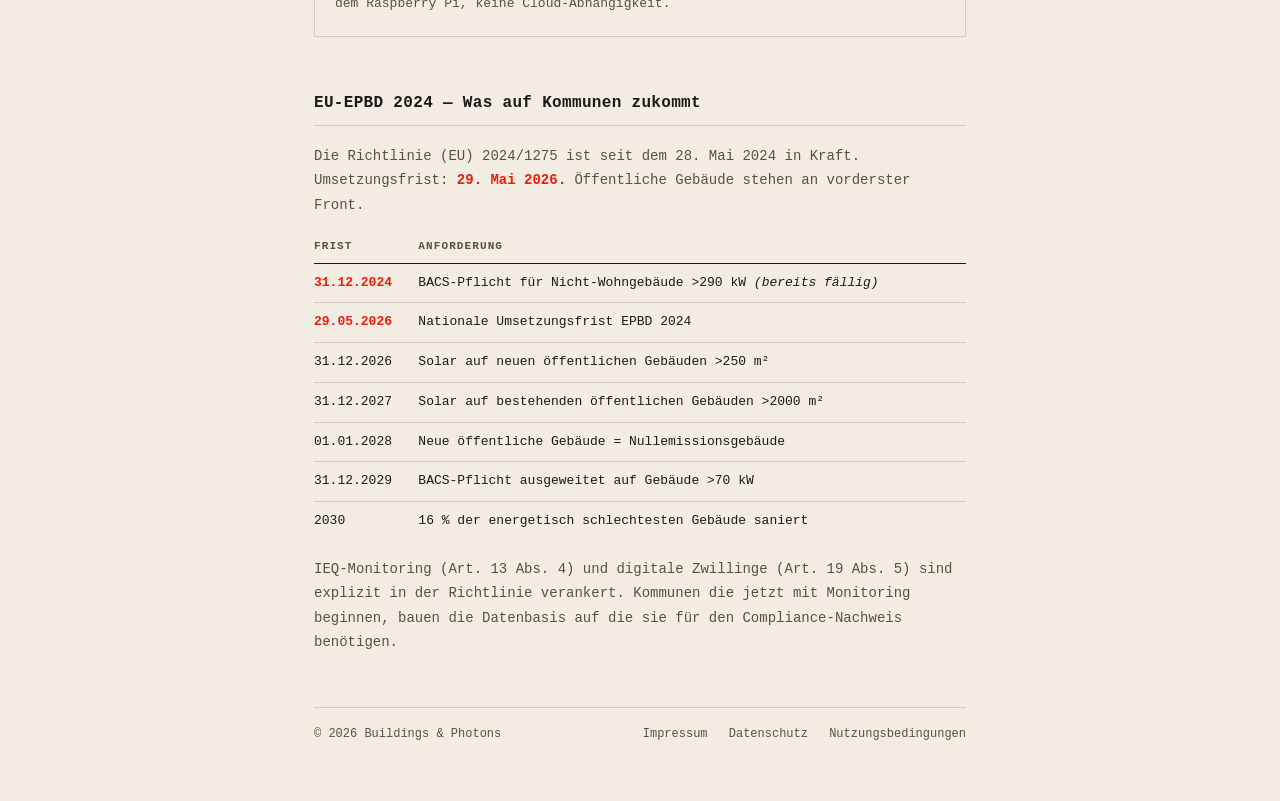
<file: vision.html>
<!DOCTYPE html>
<html lang="de">
<head>
    <meta charset="UTF-8">
    <meta name="viewport" content="width=device-width, initial-scale=1.0">
    <title>Vision – Buildings & Photons</title>
    <meta name="description" content="Von Monitoring zur EPBD Compliance Platform zum digitalen Gebäudezwilling. Physik zuerst.">
    <link rel="icon" type="image/svg+xml" href="favicon.svg">
    <link rel="stylesheet" href="styles.css">
</head>
<body>
<main>

    <nav>
        <a class="brand" href="index.html">
            <svg viewBox="-14 -14 88 88" width="46" height="46" fill="none" xmlns="http://www.w3.org/2000/svg">
                <defs>
                    <marker id="ma" viewBox="0 0 10 10" refX="8" refY="5" markerWidth="4" markerHeight="4" orient="auto-start-reverse">
                        <path d="M2 1L8 5L2 9" fill="none" stroke="#1a1a1a" stroke-width="1.5" stroke-linecap="round" stroke-linejoin="round"/>
                    </marker>
                </defs>
                <rect x="8" y="8" width="44" height="44" rx="1" stroke="#1a1a1a" stroke-width="2.2" fill="none"/>
                <line x1="15" y1="8" x2="27" y2="8" stroke="#1a1a1a" stroke-width="1.8" marker-end="url(#ma)"/>
                <line x1="52" y1="15" x2="52" y2="27" stroke="#1a1a1a" stroke-width="1.8" marker-end="url(#ma)"/>
                <line x1="45" y1="52" x2="33" y2="52" stroke="#1a1a1a" stroke-width="1.8" marker-end="url(#ma)"/>
                <line x1="8" y1="45" x2="8" y2="33" stroke="#1a1a1a" stroke-width="1.8" marker-end="url(#ma)"/>
                <circle cx="8" cy="8" r="2.5" fill="#1a1a1a"/>
                <circle cx="52" cy="8" r="2.5" fill="#1a1a1a"/>
                <circle cx="52" cy="52" r="2.5" fill="#1a1a1a"/>
                <circle cx="8" cy="52" r="2.5" fill="#1a1a1a"/>
                <path d="M8,8 q-3,-3 0,-6 q3,-3 0,-6 q-3,-3 0,-6 q3,-3 0,-6" stroke="#1a1a1a" stroke-width="1.8" stroke-linecap="round" fill="none" transform="rotate(-45,8,8)"/>
                <path d="M52,8 q3,-3 0,-6 q-3,-3 0,-6 q3,-3 0,-6 q-3,-3 0,-6" stroke="#1a1a1a" stroke-width="1.8" stroke-linecap="round" fill="none" transform="rotate(45,52,8)"/>
                <path d="M52,52 q3,3 0,6 q-3,3 0,6 q3,3 0,6 q-3,3 0,6" stroke="#1a1a1a" stroke-width="1.8" stroke-linecap="round" fill="none" transform="rotate(-45,52,52)"/>
                <path d="M8,52 q-3,3 0,6 q3,3 0,6 q-3,3 0,6 q3,3 0,6" stroke="#1a1a1a" stroke-width="1.8" stroke-linecap="round" fill="none" transform="rotate(45,8,52)"/>
            </svg>
            Buildings &amp; Photons
        </a>
        <div class="nav-links">
            <a href="index.html">Start</a>
            <a href="monitoring.html">Monitoring</a>
            <a href="vision.html" class="active">Vision</a>
        </div>
    </nav>

    <header>
        <h1>Von Monitoring<br>zum digitalen Zwilling.</h1>
        <p class="subtitle">Roadmap &middot; EU-EPBD 2024 &middot; Simulation &middot; MPC</p>
    </header>

    <section>
        <h2>Das Prinzip</h2>
        <p class="muted">
            Sensoren braucht es — aber keine teuren. Unser System funktioniert
            mit günstiger, offener Hardware (Zigbee, Z-Wave, Raspberry Pi) und
            ist bewusst flexibel: es läuft als Low-Tech-Lösung genauso wie
            als vollständig automatisiertes System.
        </p>
        <div class="prinzip">
            <p>Monitoring liefert die Daten. Simulation liefert das Verständnis. Robotik liefert die Augen vor Ort. Das Besondere: alles läuft auf einem Raspberry Pi — Edge Computing, keine Cloud-Abhängigkeit.</p>
        </div>
        <p class="muted">
            Damit stärken wir den Low-Tech-Gebäudesektor: Altbauten, kommunale Gebäude,
            Bestandsimmobilien — Gebäude die keinen teuren HVAC-Umbau bekommen,
            aber trotzdem von physikalischer Simulation profitieren können.
            Prädiktive Heizungssteuerung als Bericht, manuell umsetzbar,
            ohne eine einzige neue Anlage.
        </p>
    </section>

    <section>
        <h2>Die drei Phasen</h2>

        <div class="phase-block active">
            <div class="phase-header">
                <div class="phase-n active">1</div>
                <div class="phase-header-text">
                    <span class="status now">Jetzt — Prototyp im Einsatz</span>
                    <strong>Monitoring as a Service</strong>
                </div>
            </div>
            <div class="phase-body">
                <p>Sensoren, Alarme, Dashboard, Wärmebildkamera, Rover. Die Datenbasis für alles Weitere entsteht jetzt.</p>
                <ul>
                    <li>Alarm per E-Mail und Messenger</li>
                    <li>Incident Management System</li>
                    <li>Autark über LTE, Hosting in Deutschland</li>
                </ul>
            </div>
        </div>

        <div class="phase-block">
            <div class="phase-header">
                <div class="phase-n dim">2</div>
                <div class="phase-header-text">
                    <span class="status">In Entwicklung</span>
                    <strong>EU-EPBD Compliance Platform</strong>
                </div>
            </div>
            <div class="phase-body">
                <p>
                    Die EPBD 2024 macht IEQ-Monitoring und BACS-Systeme für öffentliche
                    Gebäude zur Pflicht. Phase 2 macht kommunale Gebäude
                    EU-rechtskonform nachweisbar.
                </p>
                <ul>
                    <li>Vollständiges IEQ-Monitoring: Temperatur, Feuchte, CO&#8322;, VOC</li>
                    <li>BACS-Dokumentation nach Art. 13 EPBD</li>
                    <li>Energieverbrauchsauswertung und Benchmarking</li>
                    <li>Automatisierte Compliance-Reports</li>
                </ul>
            </div>
        </div>

        <div class="phase-block">
            <div class="phase-header">
                <div class="phase-n dim">3</div>
                <div class="phase-header-text">
                    <span class="status">Langfristig</span>
                    <strong>Digitaler Gebäudezwilling</strong>
                </div>
            </div>
            <div class="phase-body">
                <p>
                    Messdaten allein sind Zahlen. Erst ein physikalisches Modell macht
                    daraus Aussagen: "Hier entsteht in 5 Tagen Schimmelrisiko."
                    Oder: "Die Heizung läuft 30&nbsp;% effizienter mit prädiktiver Steuerung."
                </p>
                <ul>
                    <li>Biohygrothermale Simulationsengine (Prototyp in Entwicklung)</li>
                    <li>Schimmelrisiko-Prognose — dynamisch, nicht nur Schwellwerte</li>
                    <li>MPC-Report: optimale Lüftungs- und Heizzeiten, manuell umsetzbar</li>
                    <li>Prädiktive Steuerung für Gebäude mit HVAC-Integration</li>
                    <li>EPBD Art. 19: digitaler Zwilling als Instrument zur Gebäudebewertung</li>
                </ul>
            </div>
        </div>

        <div style="margin-top: 20px; border: 1px solid var(--border); padding: 20px;">
            <p style="font-size: 11px; font-weight: bold; text-transform: uppercase; letter-spacing: 0.1em; color: var(--muted); margin-bottom: 12px;">Beispiel — Simulationsoutput rentrace</p>

            <img src="simulation_temp.jpg" alt="Simulierter Temperaturverlauf eines Gebäudes über 3 Tage" style="width: 100%; height: auto; display: block;"/>
            <p style="font-size: 13px; color: var(--muted); margin-top: 12px; margin-bottom: 20px; padding-bottom: 20px; border-bottom: 1px solid var(--border);">
                Simulierter Temperaturverlauf über 3 Tage. Außentemperatur (grau),
                Innentemperatur (blau), Außenwandoberfläche (rot), Innenwandoberfläche (grün).
                Das Modell berechnet wann die Innenoberfläche unter den Taupunkt fällt —
                Schimmelrisiko entsteht bevor es messbar ist.
            </p>

            <p style="font-size: 11px; font-weight: bold; text-transform: uppercase; letter-spacing: 0.1em; color: var(--muted); margin-bottom: 12px;">Eingangsdaten — Wetter &amp; Strahlung</p>
            <div style="overflow:hidden;"><img src="simulation_weather.jpg" alt="Wetterdaten: Solar Irradiance, Wind, Taupunkt" style="width: 108%; margin-left: -4%; margin-top: -3%; display: block;"/></div>
            <p style="font-size: 13px; color: var(--muted); margin-top: 12px; margin-bottom: 0;">
                Solarstrahlung (GHI/DNI/DHI), projizierte Wandeinstrahlung, Windgeschwindigkeit
                und Richtung, Außentemperatur und Taupunkt — alles fließt in die Simulation ein.
                Echte Wetterdaten, kein Standardklima. Läuft lokal auf dem Raspberry Pi,
                keine Cloud-Abhängigkeit.
            </p>
        </div>
    </section>

    <section>
        <h2>EU-EPBD 2024 — Was auf Kommunen zukommt</h2>
        <p class="muted">
            Die Richtlinie (EU) 2024/1275 ist seit dem 28.&nbsp;Mai 2024 in Kraft.
            Umsetzungsfrist: <strong style="color: var(--accent);">29.&nbsp;Mai 2026.</strong>
            Öffentliche Gebäude stehen an vorderster Front.
        </p>

        <table class="epbd-table">
            <thead>
                <tr>
                    <th>Frist</th>
                    <th>Anforderung</th>
                </tr>
            </thead>
            <tbody>
                <tr>
                    <td class="urgent">31.12.2024</td>
                    <td>BACS-Pflicht für Nicht-Wohngebäude &gt;290&nbsp;kW <em>(bereits fällig)</em></td>
                </tr>
                <tr>
                    <td class="urgent">29.05.2026</td>
                    <td>Nationale Umsetzungsfrist EPBD 2024</td>
                </tr>
                <tr>
                    <td>31.12.2026</td>
                    <td>Solar auf neuen öffentlichen Gebäuden &gt;250&nbsp;m²</td>
                </tr>
                <tr>
                    <td>31.12.2027</td>
                    <td>Solar auf bestehenden öffentlichen Gebäuden &gt;2000&nbsp;m²</td>
                </tr>
                <tr>
                    <td>01.01.2028</td>
                    <td>Neue öffentliche Gebäude = Nullemissionsgebäude</td>
                </tr>
                <tr>
                    <td>31.12.2029</td>
                    <td>BACS-Pflicht ausgeweitet auf Gebäude &gt;70&nbsp;kW</td>
                </tr>
                <tr>
                    <td>2030</td>
                    <td>16&nbsp;% der energetisch schlechtesten Gebäude saniert</td>
                </tr>
            </tbody>
        </table>

        <p class="muted" style="margin-top: 16px;">
            IEQ-Monitoring (Art. 13 Abs. 4) und digitale Zwillinge (Art. 19 Abs. 5)
            sind explizit in der Richtlinie verankert. Kommunen die jetzt mit
            Monitoring beginnen, bauen die Datenbasis auf die sie für den
            Compliance-Nachweis benötigen.
        </p>
    </section>

    <footer>
        <span>&copy; 2026 Buildings &amp; Photons</span>
        <div>
            <a href="impressum.html">Impressum</a>
            <a href="datenschutz.html">Datenschutz</a>
            <a href="nutzungsbedingungen.html">Nutzungsbedingungen</a>
        </div>
    </footer>

</main>
</body>
</html>
</file>
<file: styles.css>
/* Buildings & Photons — Shared Stylesheet */

:root {
    --text: #1a1a1a;
    --bg: #f2ece3;
    --muted: #5a5040;
    --border: #d5cdc0;
    --accent: #e8200a;
    --bg2: #e8e0d5;
    --font: 'SF Mono', 'Consolas', 'Liberation Mono', monospace;
}

* { margin: 0; padding: 0; box-sizing: border-box; }
a { color: inherit; text-decoration: none; }
body { background: var(--bg); color: var(--text); font-family: var(--font); font-size: 15px; line-height: 1.75; }
main { max-width: 700px; margin: 0 auto; padding: 56px 24px; }

/* Nav */
nav { display: flex; align-items: center; justify-content: space-between; margin-bottom: 56px; flex-wrap: wrap; gap: 12px; }
.brand { display: flex; align-items: center; gap: 12px; font-weight: bold; font-size: 14px; color: var(--text); }
.nav-links { display: flex; gap: 24px; font-size: 13px; }
.nav-links a { color: var(--muted); }
.nav-links a:hover { color: var(--text); }
.nav-links a.active { color: var(--text); font-weight: bold; border-bottom: 2px solid var(--accent); padding-bottom: 2px; }

/* Header */
header { margin-bottom: 48px; padding-bottom: 28px; border-bottom: 2px solid var(--text); }
h1 { font-size: clamp(28px, 5vw, 42px); font-weight: bold; line-height: 1.2; margin-bottom: 4px; }
h1 .second { color: var(--accent); display: block; margin-top: 2px; }
.subtitle { font-size: 12px; color: var(--muted); letter-spacing: 0.08em; text-transform: uppercase; margin-top: 12px; }

/* Sections */
section { margin-bottom: 52px; }
h2 { font-size: 16px; font-weight: bold; margin-bottom: 18px; padding-bottom: 8px; border-bottom: 1px solid var(--border); letter-spacing: 0.02em; color: var(--text); text-transform: none; }
h3 { font-size: 13px; font-weight: bold; margin: 24px 0 8px; color: var(--text); }
p { margin-bottom: 14px; }
p:last-child { margin-bottom: 0; }
.muted { color: var(--muted); font-size: 14px; }

/* Footer */
footer { margin-top: 48px; padding-top: 16px; border-top: 1px solid var(--border); font-size: 12px; color: var(--muted); display: flex; justify-content: space-between; align-items: center; flex-wrap: wrap; gap: 8px; }
footer a { color: var(--muted); margin-left: 14px; }
footer a:hover { color: var(--text); }

/* ── index.html ── */

.features { display: grid; grid-template-columns: 1fr 1fr 1fr; border: 1px solid var(--text); margin-top: 20px; }
.feature { padding: 20px 18px; border-right: 1px solid var(--text); }
.feature:last-child { border-right: none; }
.feature-symbol { margin-bottom: 12px; display: block; }
.feature-title { font-size: 13px; font-weight: bold; display: block; margin-bottom: 6px; }
.feature-desc { font-size: 12px; color: var(--muted); line-height: 1.6; }

.epbd-banner { border: 1px solid var(--border); border-left: 3px solid var(--accent); padding: 16px 20px; }
.epbd-banner .frist { font-size: 11px; font-weight: bold; color: var(--accent); display: block; margin-bottom: 6px; text-transform: uppercase; letter-spacing: 0.08em; }
.epbd-banner p { font-size: 13px; color: var(--muted); margin: 0; }

.phases { margin: 0; }
.phase { display: flex; gap: 18px; padding: 16px 0; border-bottom: 1px solid var(--border); }
.phase:last-child { border-bottom: none; }
.phase-num { min-width: 28px; height: 28px; border: 2px solid var(--text); display: flex; align-items: center; justify-content: center; font-size: 12px; font-weight: bold; flex-shrink: 0; margin-top: 4px; }
.phase-num.active { background: var(--text); color: var(--bg); }
.phase-num.dim { border-color: var(--border); color: var(--muted); }
.phase-content .status { font-size: 11px; text-transform: uppercase; letter-spacing: 0.1em; color: var(--muted); display: block; margin-bottom: 2px; }
.phase-content .status.now { color: var(--accent); }
.phase-content strong { font-size: 14px; display: block; margin-bottom: 3px; }
.phase-content .desc { font-size: 13px; color: var(--muted); }

.cta-block { padding: 36px 0 0; border-top: 2px solid var(--text); }
.cta-title { font-size: clamp(22px, 4vw, 32px); font-weight: bold; margin-bottom: 10px; line-height: 1.2; }
.cta-sub { font-size: 14px; color: var(--muted); margin-bottom: 24px; line-height: 1.75; }
.cta-btn { display: inline-block; background: var(--accent); color: #fff; font-size: 13px; font-weight: bold; padding: 11px 22px; letter-spacing: 0.03em; }
.cta-btn:hover { background: var(--text); }
.cta-small { font-size: 12px; color: var(--muted); margin-top: 12px; }

/* ── monitoring.html ── */

.img-block { margin: 20px 0; }
.img-block img { width: 100%; height: auto; display: block; border: 1px solid var(--border); }
.img-block p { font-size: 11px; color: var(--muted); margin-top: 7px; text-align: center; }

.sensor-table { width: 100%; border-collapse: collapse; font-size: 13px; margin: 8px 0; }
.sensor-table th { text-align: left; font-size: 11px; text-transform: uppercase; letter-spacing: 0.1em; color: var(--muted); padding: 6px 12px 6px 0; border-bottom: 1px solid var(--text); }
.sensor-table td { padding: 9px 12px 9px 0; border-bottom: 1px solid var(--border); vertical-align: top; }
.sensor-table tr:last-child td { border-bottom: none; }
.sensor-table .epbd-tag { font-size: 10px; color: var(--accent); font-weight: bold; display: block; letter-spacing: 0.05em; }

.platform-grid { display: grid; grid-template-columns: 1fr 1fr; gap: 0; border: 1px solid var(--text); margin-top: 4px; }
.platform { padding: 20px 18px; border-right: 1px solid var(--text); }
.platform:last-child { border-right: none; }
.platform-name { font-size: 14px; font-weight: bold; display: block; margin-bottom: 4px; }
.platform-status { font-size: 11px; text-transform: uppercase; letter-spacing: 0.08em; color: var(--muted); display: block; margin-bottom: 10px; }
.platform-status.live { color: var(--accent); }
.platform-desc { font-size: 13px; color: var(--muted); line-height: 1.6; }

.spec-list { list-style: none; font-size: 14px; margin: 8px 0; }
.spec-list li { padding: 7px 0; border-bottom: 1px solid var(--border); }
.spec-list li:last-child { border-bottom: none; }
.spec-list li::before { content: "\2192"; margin-right: 12px; color: var(--muted); }

.service-steps { list-style: none; margin: 8px 0; counter-reset: step; }
.service-steps li { counter-increment: step; display: flex; gap: 16px; padding: 14px 0; border-bottom: 1px solid var(--border); font-size: 14px; }
.service-steps li:last-child { border-bottom: none; }
.service-steps li::before { content: counter(step); min-width: 26px; height: 26px; border: 2px solid var(--text); display: flex; align-items: center; justify-content: center; font-size: 12px; font-weight: bold; flex-shrink: 0; margin-top: 2px; }
.service-steps li strong { display: block; margin-bottom: 2px; }
.service-steps li span { color: var(--muted); font-size: 13px; }

/* ── vision.html ── */

.phase-block { border: 1px solid var(--border); padding: 20px 24px; margin-bottom: 12px; }
.phase-block.active { border-color: var(--text); border-left: 3px solid var(--accent); }
.phase-header { display: flex; gap: 16px; align-items: flex-start; margin-bottom: 10px; }
.phase-n { min-width: 28px; height: 28px; border: 2px solid var(--text); display: flex; align-items: center; justify-content: center; font-size: 12px; font-weight: bold; flex-shrink: 0; }
.phase-n.active { background: var(--text); color: var(--bg); }
.phase-n.dim { border-color: var(--border); color: var(--muted); }
.phase-header-text .status { font-size: 11px; text-transform: uppercase; letter-spacing: 0.1em; color: var(--muted); display: block; margin-bottom: 2px; }
.phase-header-text .status.now { color: var(--accent); }
.phase-header-text strong { font-size: 15px; }
.phase-body { font-size: 13px; color: var(--muted); }
.phase-body ul { list-style: none; margin-top: 8px; }
.phase-body ul li { padding: 5px 0; border-bottom: 1px solid var(--border); }
.phase-body ul li:last-child { border-bottom: none; }
.phase-body ul li::before { content: "\2192"; margin-right: 10px; }
.epbd-table { width: 100%; border-collapse: collapse; font-size: 13px; margin: 12px 0; }
.epbd-table th { text-align: left; font-size: 11px; text-transform: uppercase; letter-spacing: 0.1em; color: var(--muted); padding: 6px 12px 6px 0; border-bottom: 1px solid var(--text); }
.epbd-table td { padding: 8px 12px 8px 0; border-bottom: 1px solid var(--border); vertical-align: top; }
.epbd-table tr:last-child td { border-bottom: none; }
.epbd-table .urgent { font-weight: bold; color: var(--accent); }
.prinzip { border-left: 3px solid var(--text); padding: 14px 20px; margin: 20px 0; }
.prinzip p { font-size: 14px; color: var(--text); margin: 0; }

/* ── Legal pages (impressum, datenschutz, nutzungsbedingungen) ── */

.back { font-size: 13px; color: var(--muted); margin-bottom: 48px; display: inline-block; }
.back:hover { color: var(--text); }
ul { list-style: none; margin-bottom: 12px; }
ul li { font-size: 14px; color: var(--muted); padding: 6px 0; border-bottom: 1px solid var(--border); }
ul li:last-child { border-bottom: none; }
ul li::before { content: "\2192"; margin-right: 10px; }
.meta { font-size: 12px; color: var(--muted); margin-top: 36px; padding-top: 16px; border-top: 1px solid var(--border); }
.meta a { text-decoration: underline; }
.mail { text-decoration: underline; }

/* ── Responsive ── */

@media (max-width: 560px) {
    main { padding: 36px 16px; }
    .nav-links { gap: 16px; }
    .features { grid-template-columns: 1fr; }
    .feature { border-right: none; border-bottom: 1px solid var(--text); }
    .feature:last-child { border-bottom: none; }
    .platform-grid { grid-template-columns: 1fr; }
    .platform { border-right: none; border-bottom: 1px solid var(--text); }
    .platform:last-child { border-bottom: none; }
    h1 { font-size: 21px; }
    h1 .second { font-size: 18px; }
}
</file>
